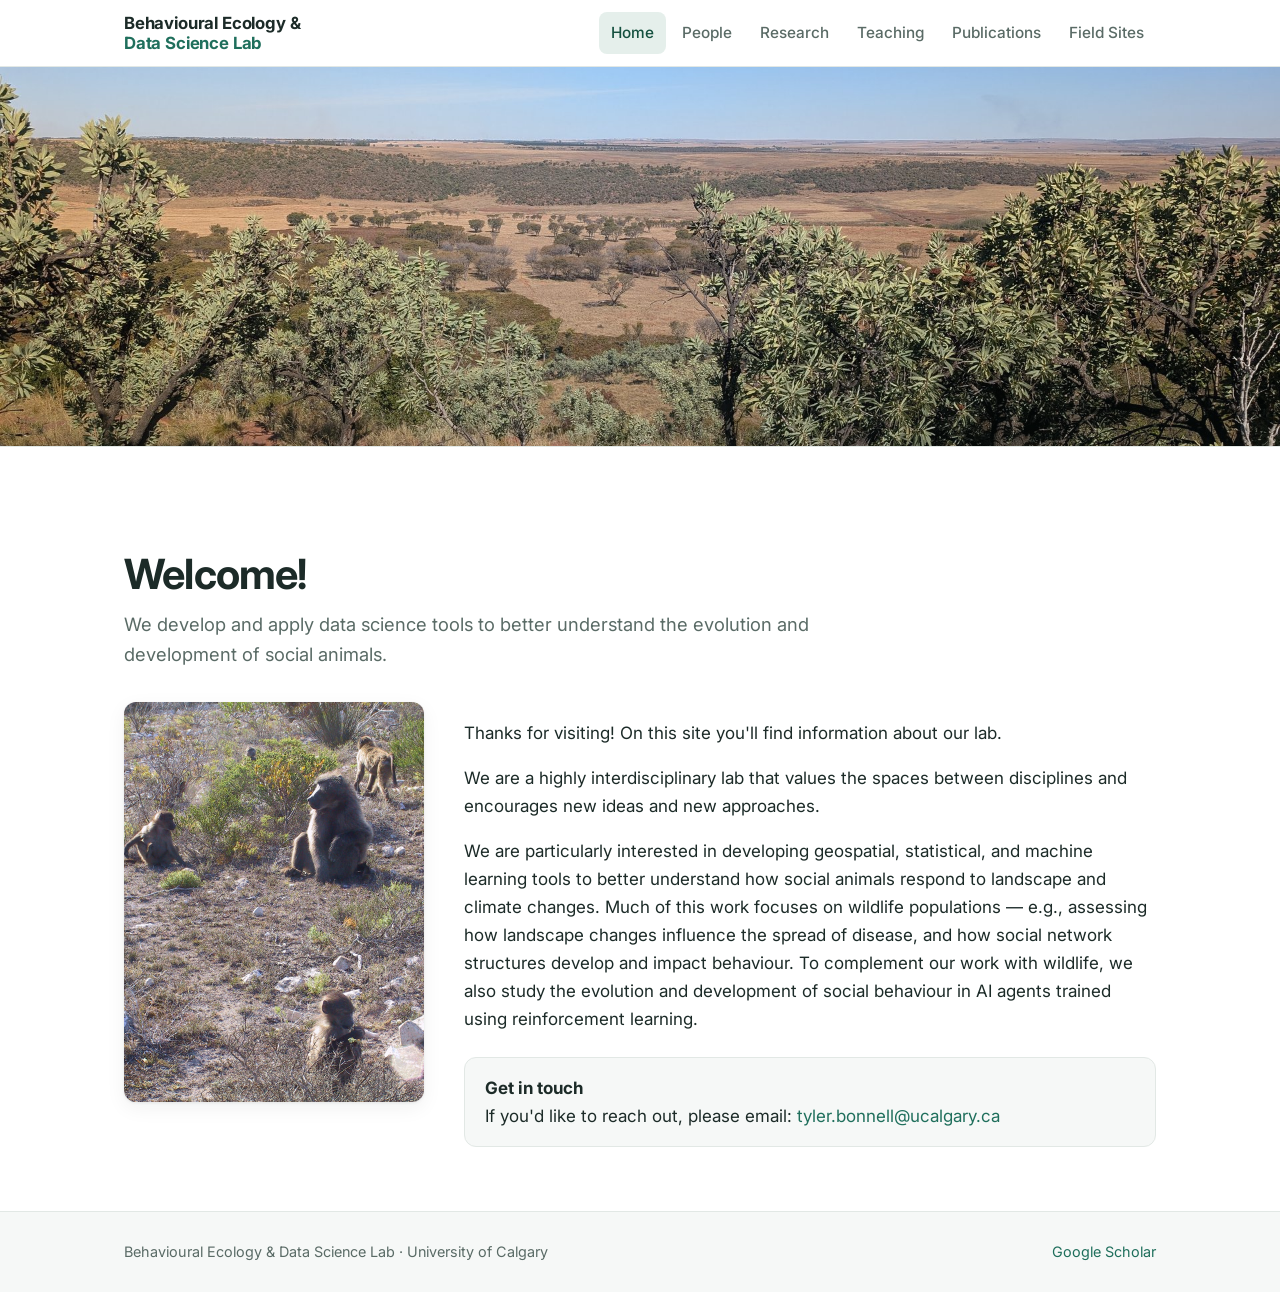
<file: index.html>
<!DOCTYPE html>
<html lang="en">
<head>
  <meta charset="UTF-8">
  <meta name="viewport" content="width=device-width, initial-scale=1.0">
  <title>Behavioural Ecology and Data Science Lab — Home</title>
  <meta name="description" content="We develop and apply data science tools to better understand the evolution and development of social animals.">
  <link rel="preconnect" href="https://fonts.googleapis.com">
  <link href="https://fonts.googleapis.com/css2?family=Inter:wght@400;500;600;700&display=swap" rel="stylesheet">
  <link rel="stylesheet" href="css/style.css">
</head>
<body>
  <header class="site-header">
    <div class="wrap nav">
      <a class="brand" href="index.html">Behavioural Ecology &amp;<br><span>Data Science Lab</span></a>
      <nav>
        <ul class="nav-links">
          <li><a href="index.html" class="active">Home</a></li>
          <li><a href="people.html">People</a></li>
          <li><a href="research.html">Research</a></li>
          <li><a href="teaching.html">Teaching</a></li>
          <li><a href="publications.html">Publications</a></li>
          <li><a href="https://primateresearch.co.uk/">Field Sites</a></li>
        </ul>
      </nav>
    </div>
  </header>

  <section class="hero banner" aria-label="Behavioural Ecology and Data Science Lab"></section>

  <main>
    <div class="wrap">
      <h1>Welcome!</h1>
      <p class="lead">We develop and apply data science tools to better understand the evolution and development of social animals.</p>
      <div class="intro-grid" style="margin-top:32px">
        <img src="assets/img/home-lab.jpg" alt="Lab field research" onerror="this.style.display='none'">
        <div>
          <p>Thanks for visiting! On this site you'll find information about our lab.</p>
          <p>We are a highly interdisciplinary lab that values the spaces between disciplines and encourages new ideas and new approaches.</p>
          <p>We are particularly interested in developing geospatial, statistical, and machine learning tools to better understand how social animals respond to landscape and climate changes. Much of this work focuses on wildlife populations — e.g., assessing how landscape changes influence the spread of disease, and how social network structures develop and impact behaviour. To complement our work with wildlife, we also study the evolution and development of social behaviour in AI agents trained using reinforcement learning.</p>
          <div class="contact-box">
            <strong>Get in touch</strong><br>
            If you'd like to reach out, please email:
            <a href="mailto:tyler.bonnell@ucalgary.ca">tyler.bonnell@ucalgary.ca</a>
          </div>
        </div>
      </div>
    </div>
  </main>

  <footer class="site-footer">
    <div class="wrap">
      <div>Behavioural Ecology &amp; Data Science Lab · University of Calgary</div>
      <div><a href="https://scholar.google.com.tr/citations?user=8mWrfOEAAAAJ&hl=en">Google Scholar</a></div>
    </div>
  </footer>
</body>
</html>
</file>
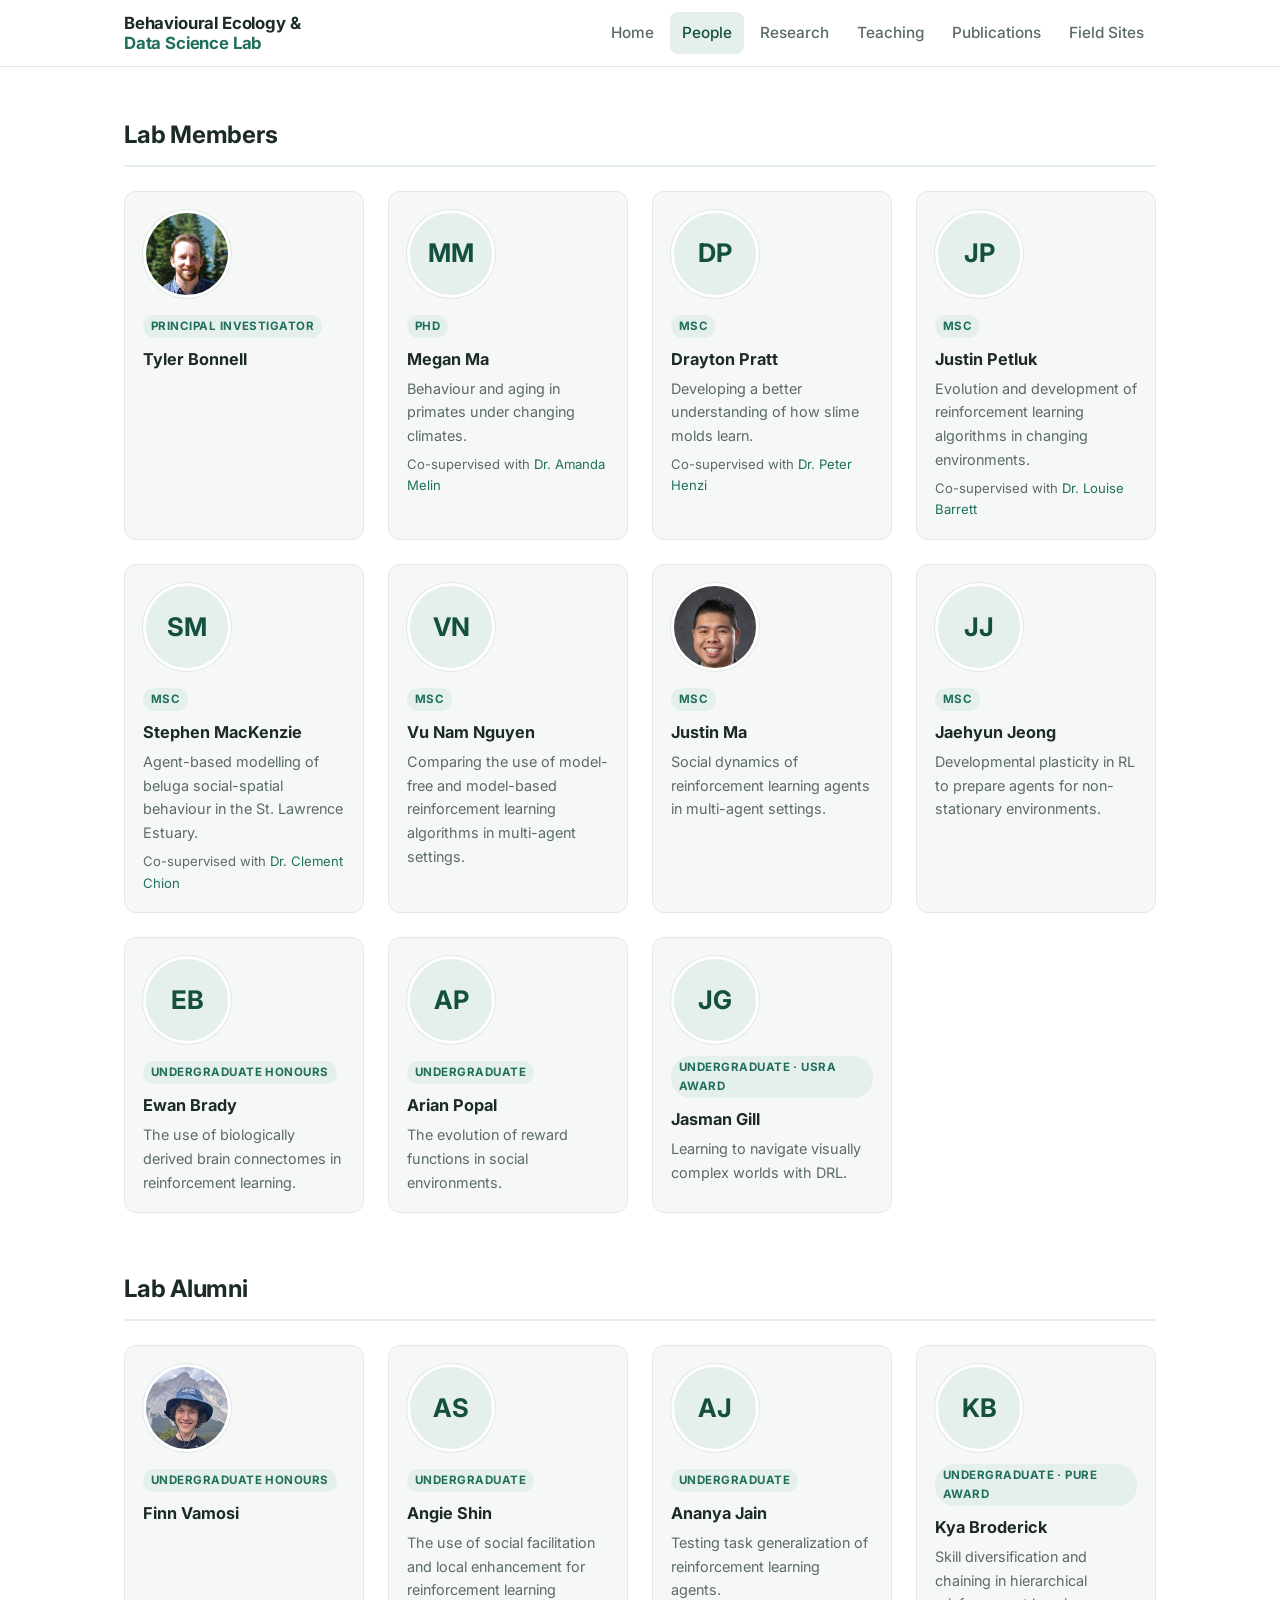
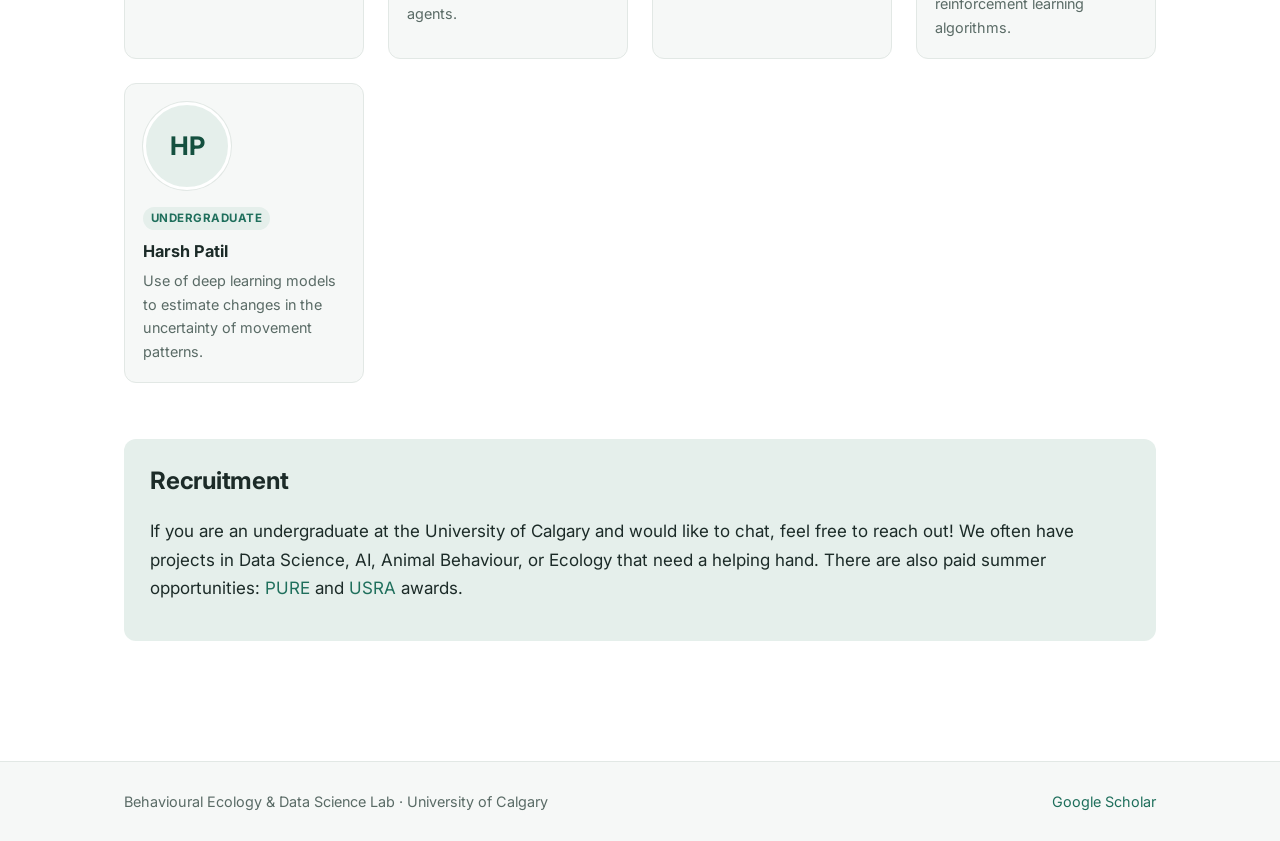
<file: people.html>
<!DOCTYPE html>
<html lang="en">
<head>
  <meta charset="UTF-8">
  <meta name="viewport" content="width=device-width, initial-scale=1.0">
  <title>People — Behavioural Ecology and Data Science Lab</title>
  <meta name="description" content="Members and alumni of the Behavioural Ecology and Data Science Lab.">
  <link rel="preconnect" href="https://fonts.googleapis.com">
  <link href="https://fonts.googleapis.com/css2?family=Inter:wght@400;500;600;700&display=swap" rel="stylesheet">
  <link rel="stylesheet" href="css/style.css">
</head>
<body>
  <header class="site-header">
    <div class="wrap nav">
      <a class="brand" href="index.html">Behavioural Ecology &amp;<br><span>Data Science Lab</span></a>
      <nav>
        <ul class="nav-links">
          <li><a href="index.html">Home</a></li>
          <li><a href="people.html" class="active">People</a></li>
          <li><a href="research.html">Research</a></li>
          <li><a href="teaching.html">Teaching</a></li>
          <li><a href="publications.html">Publications</a></li>
          <li><a href="https://primateresearch.co.uk/">Field Sites</a></li>
        </ul>
      </nav>
    </div>
  </header>

  <main>
    <div class="wrap">
      <section>
        <h2>Lab Members</h2>
        <div class="people-grid" style="margin-top:24px">

          <div class="person">
            <img class="avatar" src="assets/img/tyler-bonnell.jpg" alt="Tyler Bonnell"
                 onerror="this.outerHTML='&lt;div class=\'avatar\'&gt;TB&lt;/div&gt;'">
            <span class="role">Principal Investigator</span>
            <div class="name">Tyler Bonnell</div>
          </div>

          <div class="person">
            <div class="avatar">MM</div>
            <span class="role">PhD</span>
            <div class="name">Megan Ma</div>
            <div class="blurb">Behaviour and aging in primates under changing climates.</div>
            <div class="cosup">Co-supervised with <a href="https://www.amandamelin.com/">Dr. Amanda Melin</a></div>
          </div>

          <div class="person">
            <div class="avatar">DP</div>
            <span class="role">MSc</span>
            <div class="name">Drayton Pratt</div>
            <div class="blurb">Developing a better understanding of how slime molds learn.</div>
            <div class="cosup">Co-supervised with <a href="https://banzilab.github.io/">Dr. Peter Henzi</a></div>
          </div>

          <div class="person">
            <div class="avatar">JP</div>
            <span class="role">MSc</span>
            <div class="name">Justin Petluk</div>
            <div class="blurb">Evolution and development of reinforcement learning algorithms in changing environments.</div>
            <div class="cosup">Co-supervised with <a href="https://banzilab.github.io/">Dr. Louise Barrett</a></div>
          </div>

          <div class="person">
            <div class="avatar">SM</div>
            <span class="role">MSc</span>
            <div class="name">Stephen MacKenzie</div>
            <div class="blurb">Agent-based modelling of beluga social-spatial behaviour in the St. Lawrence Estuary.</div>
            <div class="cosup">Co-supervised with <a href="https://isfort.uqo.ca/professeurs/clement-chion/">Dr. Clement Chion</a></div>
          </div>

          <div class="person">
            <div class="avatar">VN</div>
            <span class="role">MSc</span>
            <div class="name">Vu Nam Nguyen</div>
            <div class="blurb">Comparing the use of model-free and model-based reinforcement learning algorithms in multi-agent settings.</div>
          </div>

          <div class="person">
            <img class="avatar" src="assets/img/justin-ma.jpg" alt="Justin Ma"
                 onerror="this.outerHTML='&lt;div class=\'avatar\'&gt;JM&lt;/div&gt;'">
            <span class="role">MSc</span>
            <div class="name">Justin Ma</div>
            <div class="blurb">Social dynamics of reinforcement learning agents in multi-agent settings.</div>
          </div>

          <div class="person">
            <div class="avatar">JJ</div>
            <span class="role">MSc</span>
            <div class="name">Jaehyun Jeong</div>
            <div class="blurb">Developmental plasticity in RL to prepare agents for non-stationary environments.</div>
          </div>

          <div class="person">
            <div class="avatar">EB</div>
            <span class="role">Undergraduate Honours</span>
            <div class="name">Ewan Brady</div>
            <div class="blurb">The use of biologically derived brain connectomes in reinforcement learning.</div>
          </div>

          <div class="person">
            <div class="avatar">AP</div>
            <span class="role">Undergraduate</span>
            <div class="name">Arian Popal</div>
            <div class="blurb">The evolution of reward functions in social environments.</div>
          </div>

          <div class="person">
            <div class="avatar">JG</div>
            <span class="role">Undergraduate · USRA award</span>
            <div class="name">Jasman Gill</div>
            <div class="blurb">Learning to navigate visually complex worlds with DRL.</div>
          </div>

        </div>
      </section>

      <section>
        <h2>Lab Alumni</h2>
        <div class="people-grid" style="margin-top:24px">
          <div class="person">
            <img class="avatar" src="assets/img/fin-vamosi.jpeg" alt="Finn Vamosi"
                 onerror="this.outerHTML='&lt;div class=\'avatar\'&gt;FV&lt;/div&gt;'">
            <span class="role">Undergraduate Honours</span>
            <div class="name">Finn Vamosi</div>
          </div>

          <div class="person">
            <div class="avatar">AS</div>
            <span class="role">Undergraduate</span>
            <div class="name">Angie Shin</div>
            <div class="blurb">The use of social facilitation and local enhancement for reinforcement learning agents.</div>
          </div>

          <div class="person">
            <div class="avatar">AJ</div>
            <span class="role">Undergraduate</span>
            <div class="name">Ananya Jain</div>
            <div class="blurb">Testing task generalization of reinforcement learning agents.</div>
          </div>

          <div class="person">
            <div class="avatar">KB</div>
            <span class="role">Undergraduate · PURE award</span>
            <div class="name">Kya Broderick</div>
            <div class="blurb">Skill diversification and chaining in hierarchical reinforcement learning algorithms.</div>
          </div>

          <div class="person">
            <div class="avatar">HP</div>
            <span class="role">Undergraduate</span>
            <div class="name">Harsh Patil</div>
            <div class="blurb">Use of deep learning models to estimate changes in the uncertainty of movement patterns.</div>
          </div>
        </div>
      </section>

      <section>
        <div class="callout">
          <h2>Recruitment</h2>
          <p>If you are an undergraduate at the University of Calgary and would like to chat, feel free to reach out! We often have projects in Data Science, AI, Animal Behaviour, or Ecology that need a helping hand. There are also paid summer opportunities:
            <a href="https://ucalgary.ca/experiential-learning/undergraduate-research/pure">PURE</a> and
            <a href="https://research.ucalgary.ca/students/usra-undergrad">USRA</a> awards.</p>
        </div>
      </section>
    </div>
  </main>

  <footer class="site-footer">
    <div class="wrap">
      <div>Behavioural Ecology &amp; Data Science Lab · University of Calgary</div>
      <div><a href="https://scholar.google.com.tr/citations?user=8mWrfOEAAAAJ&hl=en">Google Scholar</a></div>
    </div>
  </footer>
</body>
</html>
</file>
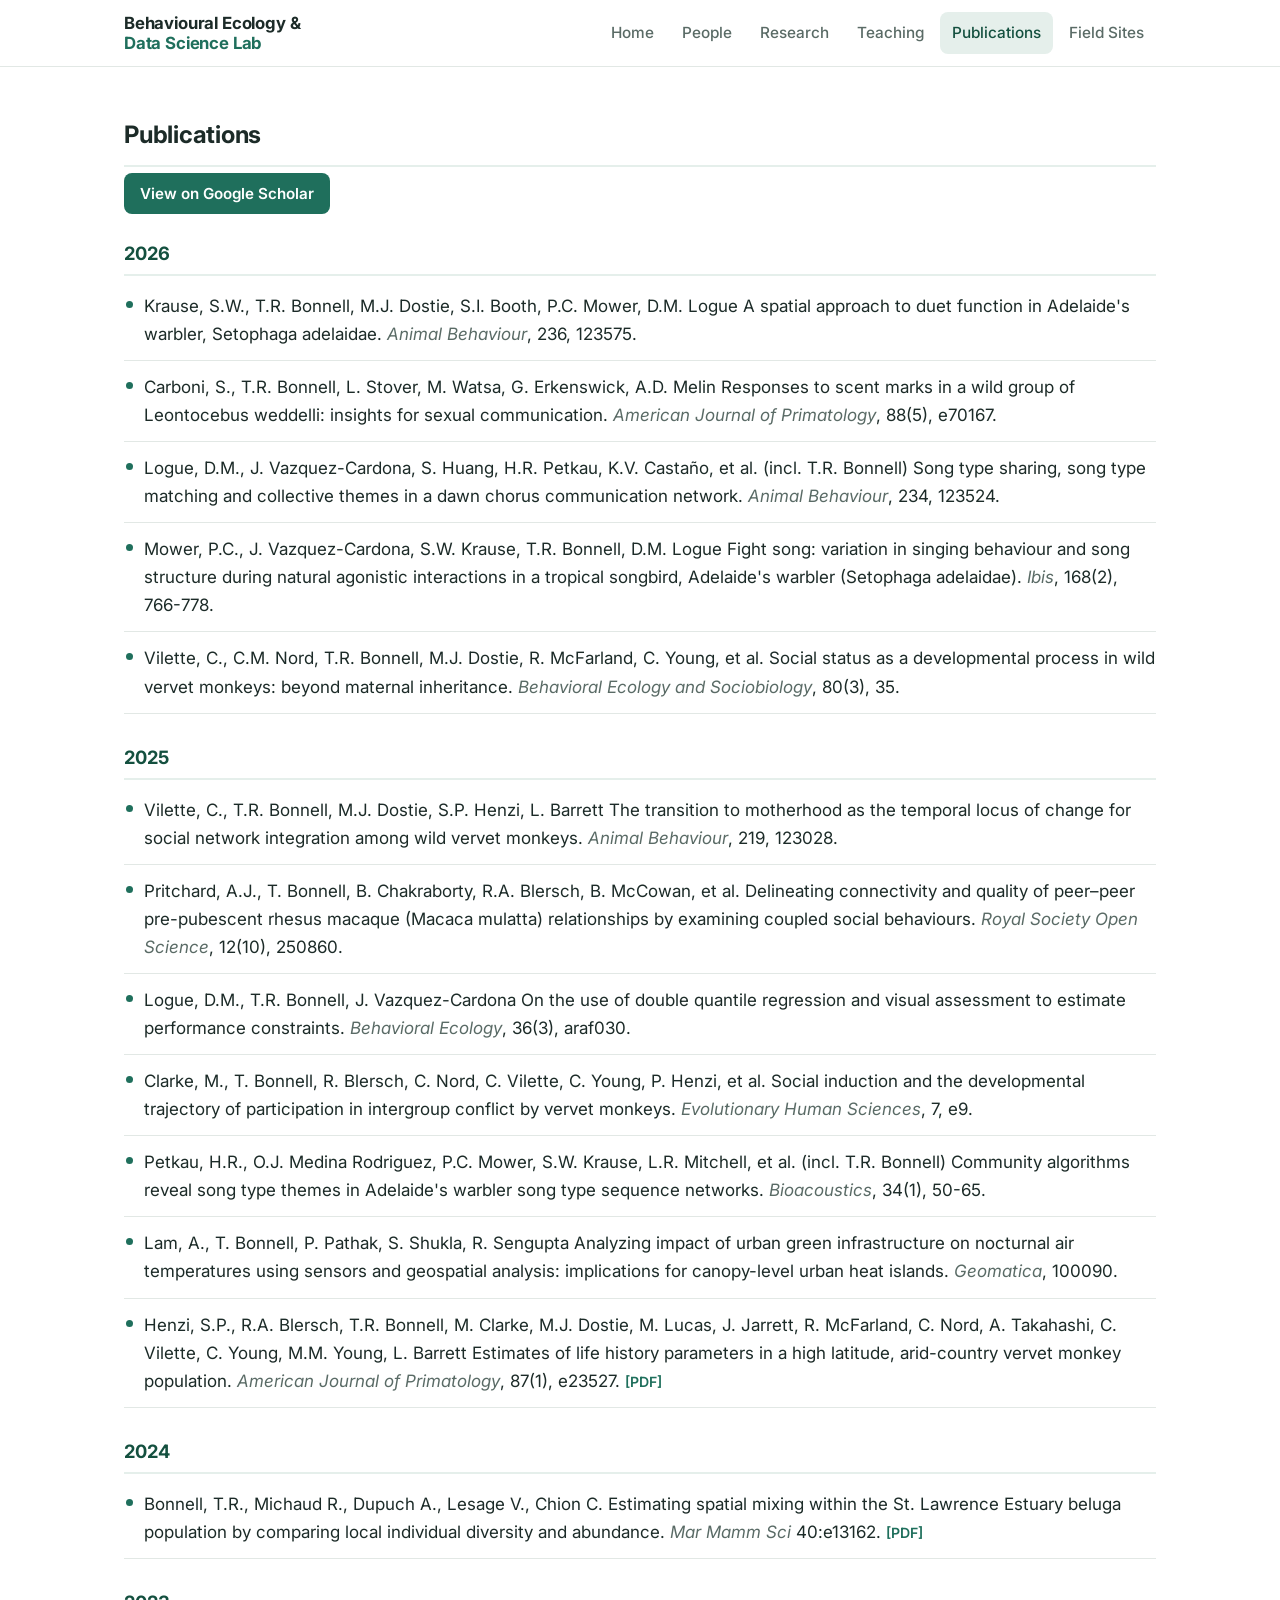
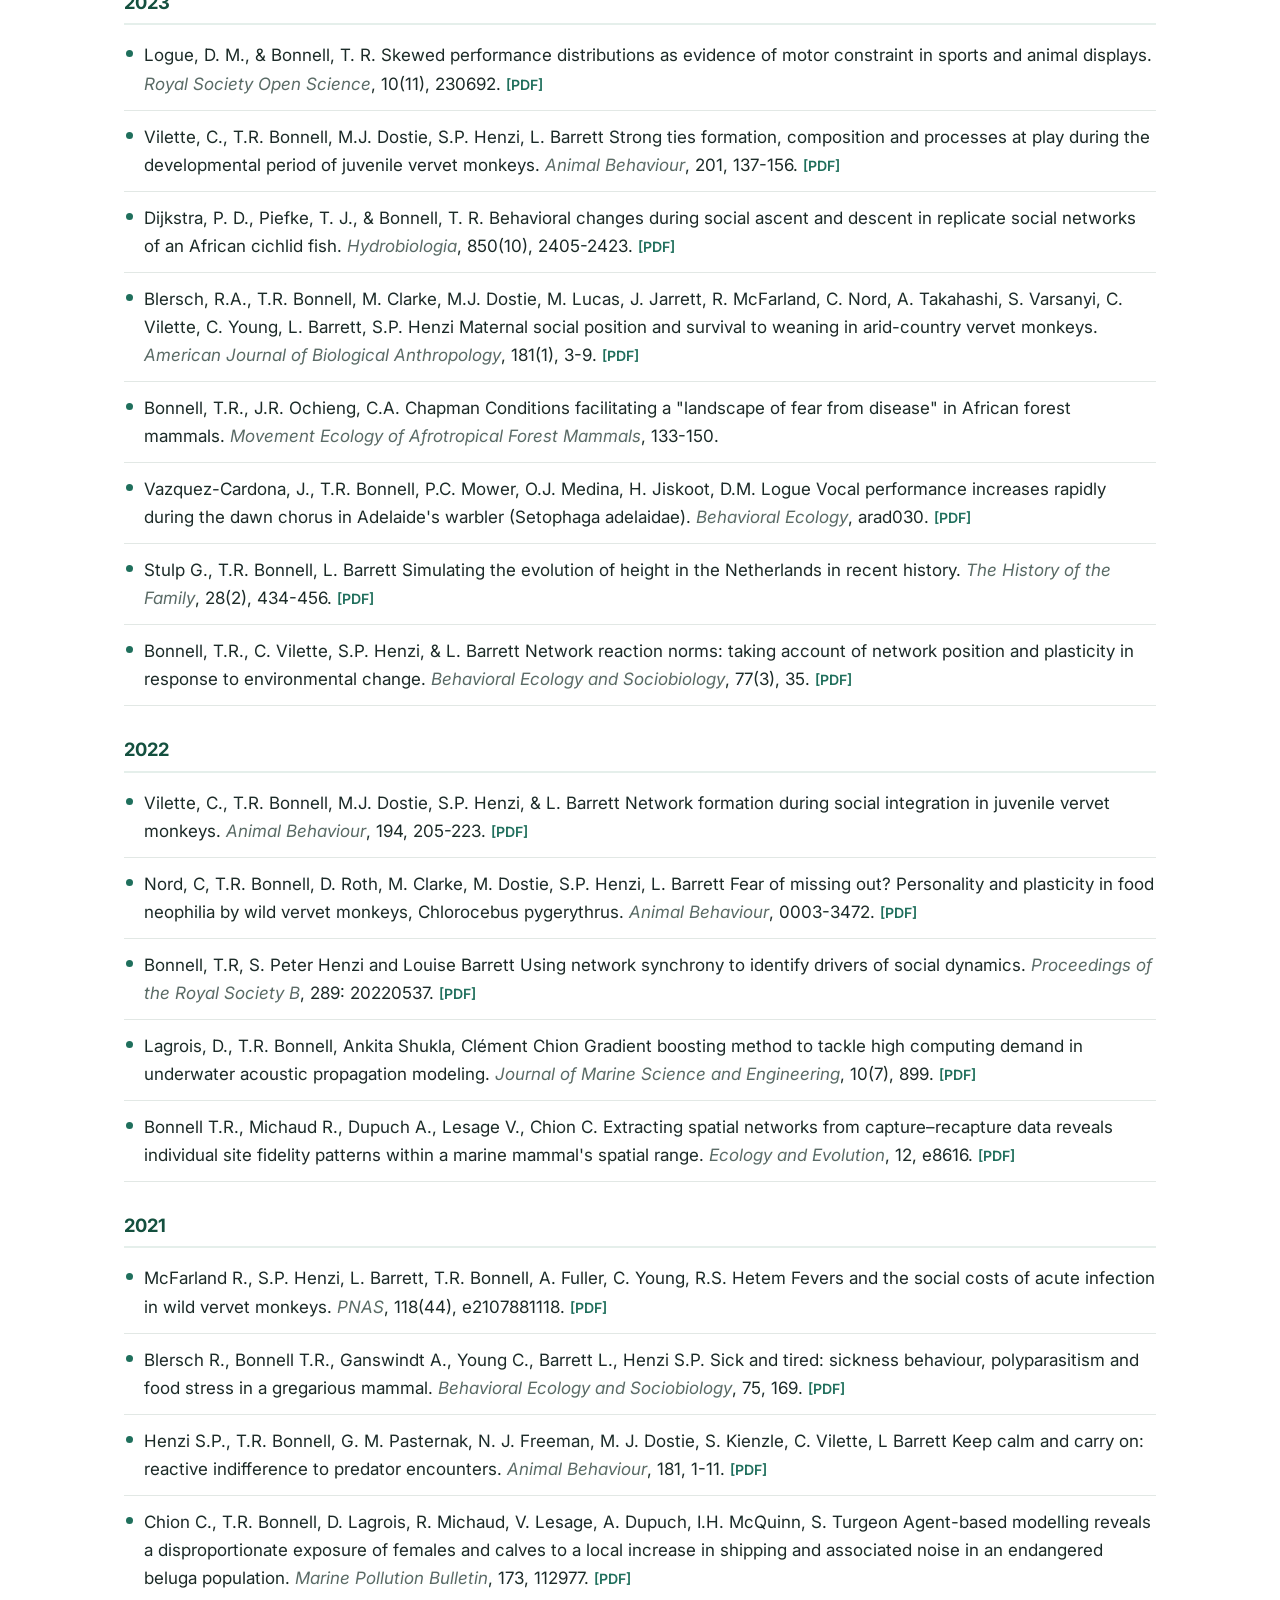
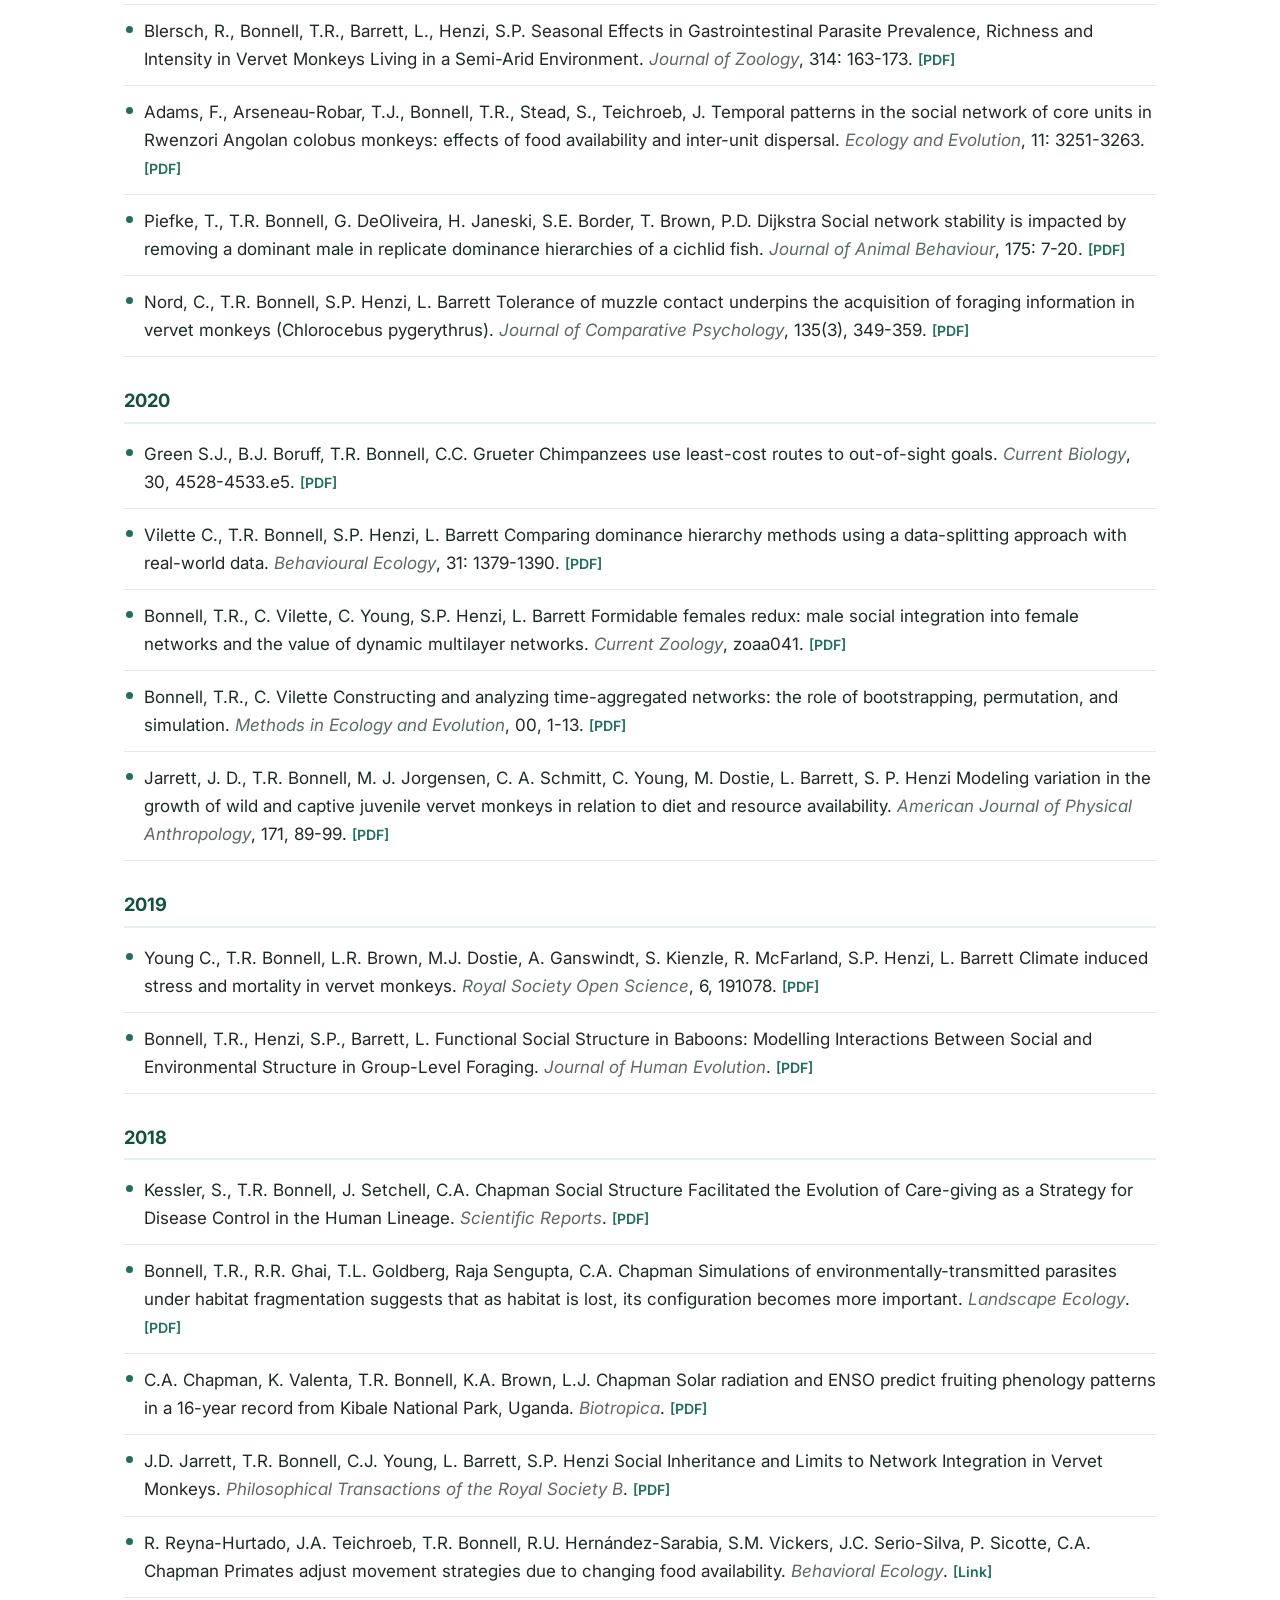
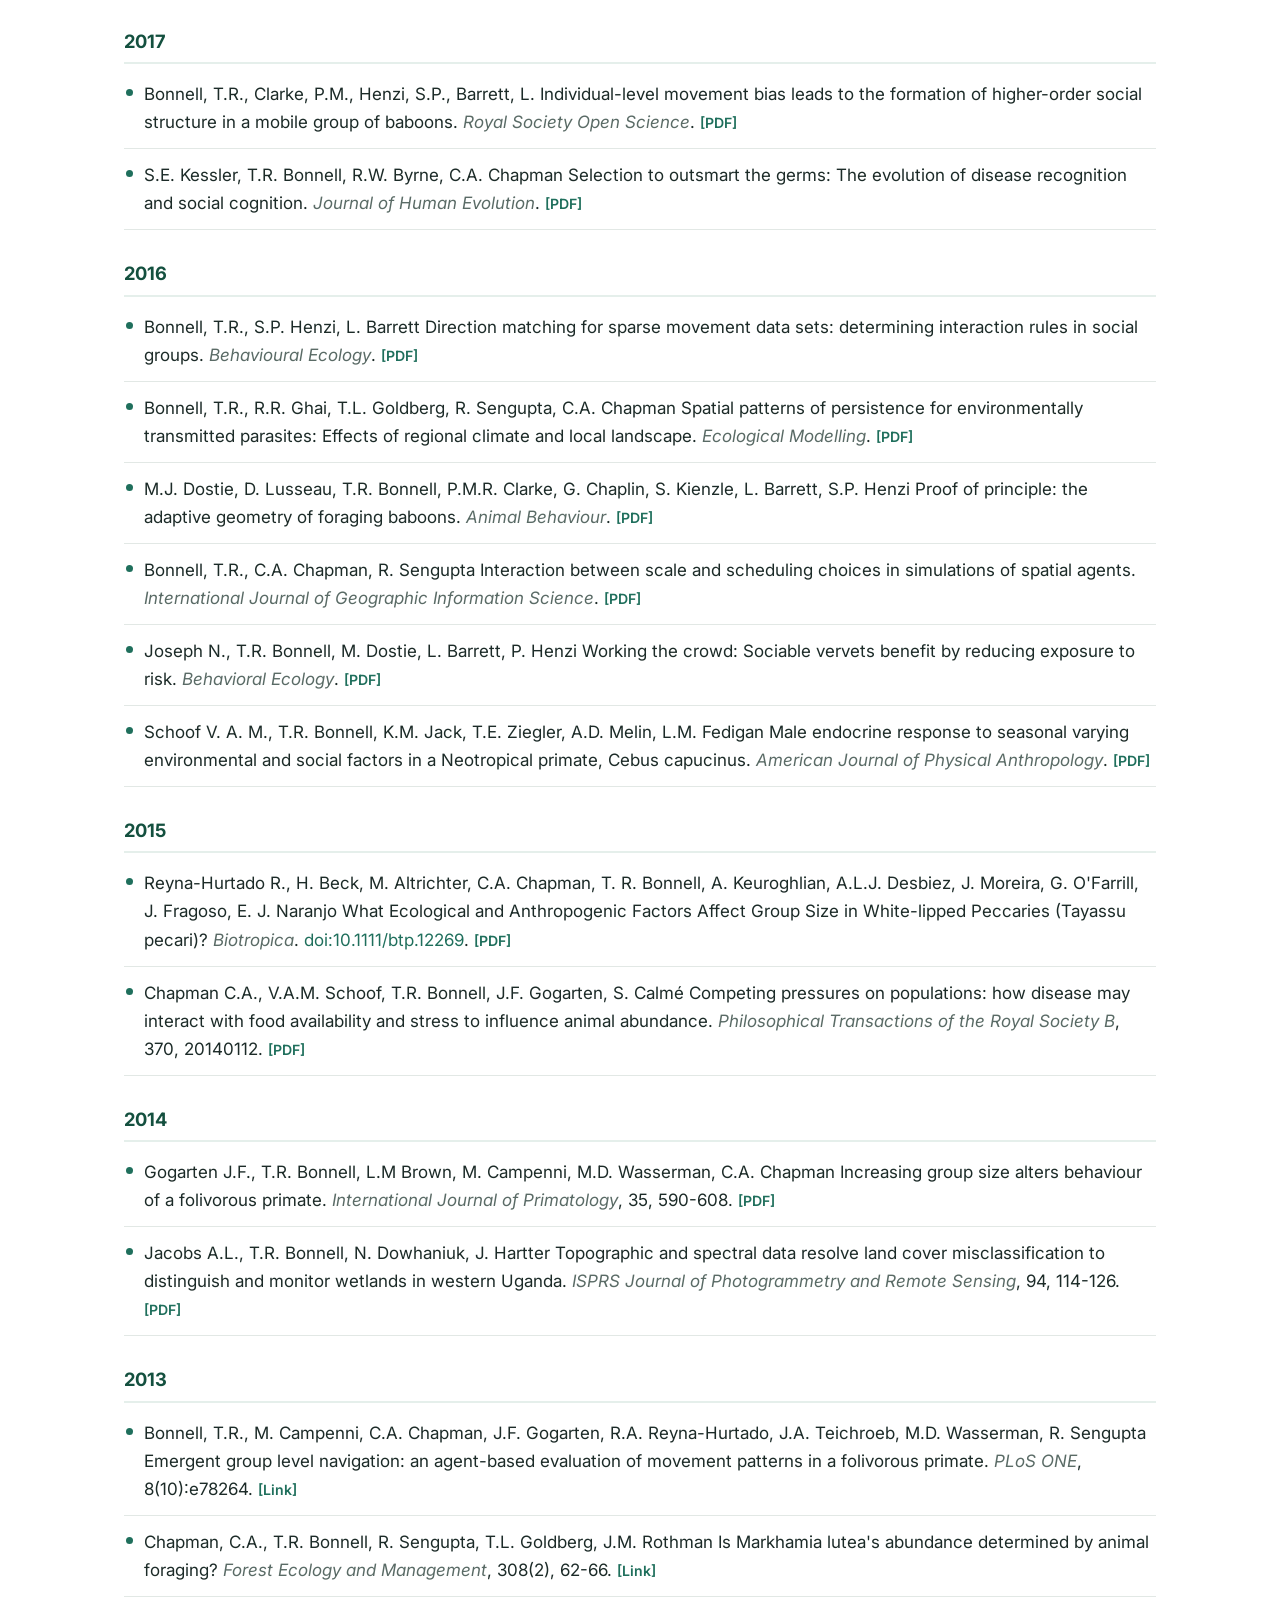
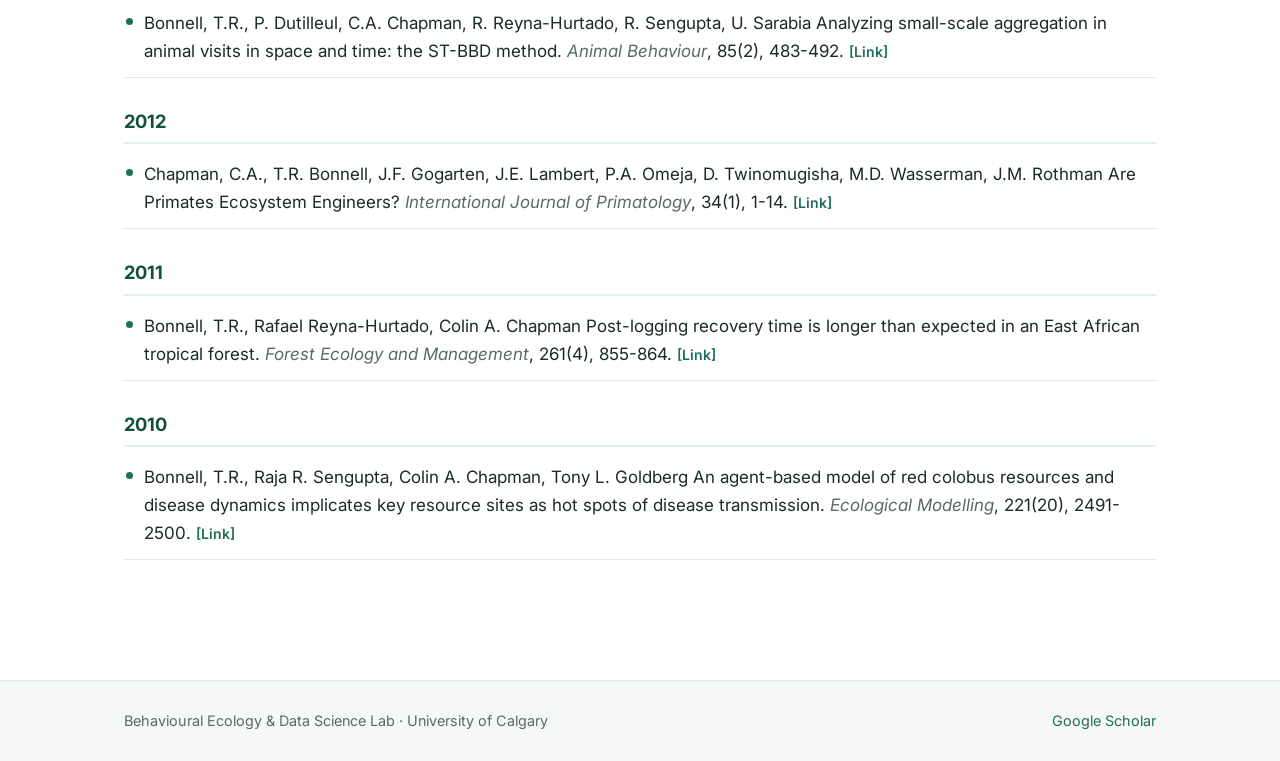
<file: publications.html>
<!DOCTYPE html>
<html lang="en">
<head>
  <meta charset="UTF-8">
  <meta name="viewport" content="width=device-width, initial-scale=1.0">
  <title>Publications — Behavioural Ecology and Data Science Lab</title>
  <meta name="description" content="Peer-reviewed publications from the Behavioural Ecology and Data Science Lab.">
  <link rel="preconnect" href="https://fonts.googleapis.com">
  <link href="https://fonts.googleapis.com/css2?family=Inter:wght@400;500;600;700&display=swap" rel="stylesheet">
  <link rel="stylesheet" href="css/style.css">
</head>
<body>
  <header class="site-header">
    <div class="wrap nav">
      <a class="brand" href="index.html">Behavioural Ecology &amp;<br><span>Data Science Lab</span></a>
      <nav>
        <ul class="nav-links">
          <li><a href="index.html">Home</a></li>
          <li><a href="people.html">People</a></li>
          <li><a href="research.html">Research</a></li>
          <li><a href="teaching.html">Teaching</a></li>
          <li><a href="publications.html" class="active">Publications</a></li>
          <li><a href="https://primateresearch.co.uk/">Field Sites</a></li>
        </ul>
      </nav>
    </div>
  </header>

  <main>
    <div class="wrap">
      <section>
        <h2>Publications</h2>
        <div class="pub-tools">
          <a class="btn" href="https://scholar.google.com.tr/citations?user=8mWrfOEAAAAJ&hl=en">View on Google Scholar</a>
        </div>

        <h3 class="pub-year">2026</h3>
        <ul class="pubs">
          <li><span class="authors">Krause, S.W., <span class="me">T.R. Bonnell</span>, M.J. Dostie, S.I. Booth, P.C. Mower, D.M. Logue</span> A spatial approach to duet function in Adelaide's warbler, Setophaga adelaidae. <span class="venue">Animal Behaviour</span>, 236, 123575.</li>
          <li><span class="authors">Carboni, S., <span class="me">T.R. Bonnell</span>, L. Stover, M. Watsa, G. Erkenswick, A.D. Melin</span> Responses to scent marks in a wild group of Leontocebus weddelli: insights for sexual communication. <span class="venue">American Journal of Primatology</span>, 88(5), e70167.</li>
          <li><span class="authors">Logue, D.M., J. Vazquez-Cardona, S. Huang, H.R. Petkau, K.V. Castaño, et al. (incl. <span class="me">T.R. Bonnell</span>)</span> Song type sharing, song type matching and collective themes in a dawn chorus communication network. <span class="venue">Animal Behaviour</span>, 234, 123524.</li>
          <li><span class="authors">Mower, P.C., J. Vazquez-Cardona, S.W. Krause, <span class="me">T.R. Bonnell</span>, D.M. Logue</span> Fight song: variation in singing behaviour and song structure during natural agonistic interactions in a tropical songbird, Adelaide's warbler (Setophaga adelaidae). <span class="venue">Ibis</span>, 168(2), 766-778.</li>
          <li><span class="authors">Vilette, C., C.M. Nord, <span class="me">T.R. Bonnell</span>, M.J. Dostie, R. McFarland, C. Young, et al.</span> Social status as a developmental process in wild vervet monkeys: beyond maternal inheritance. <span class="venue">Behavioral Ecology and Sociobiology</span>, 80(3), 35.</li>
        </ul>

        <h3 class="pub-year">2025</h3>
        <ul class="pubs">
          <li><span class="authors">Vilette, C., <span class="me">T.R. Bonnell</span>, M.J. Dostie, S.P. Henzi, L. Barrett</span> The transition to motherhood as the temporal locus of change for social network integration among wild vervet monkeys. <span class="venue">Animal Behaviour</span>, 219, 123028.</li>
          <li><span class="authors">Pritchard, A.J., <span class="me">T. Bonnell</span>, B. Chakraborty, R.A. Blersch, B. McCowan, et al.</span> Delineating connectivity and quality of peer–peer pre-pubescent rhesus macaque (Macaca mulatta) relationships by examining coupled social behaviours. <span class="venue">Royal Society Open Science</span>, 12(10), 250860.</li>
          <li><span class="authors">Logue, D.M., <span class="me">T.R. Bonnell</span>, J. Vazquez-Cardona</span> On the use of double quantile regression and visual assessment to estimate performance constraints. <span class="venue">Behavioral Ecology</span>, 36(3), araf030.</li>
          <li><span class="authors">Clarke, M., <span class="me">T. Bonnell</span>, R. Blersch, C. Nord, C. Vilette, C. Young, P. Henzi, et al.</span> Social induction and the developmental trajectory of participation in intergroup conflict by vervet monkeys. <span class="venue">Evolutionary Human Sciences</span>, 7, e9.</li>
          <li><span class="authors">Petkau, H.R., O.J. Medina Rodriguez, P.C. Mower, S.W. Krause, L.R. Mitchell, et al. (incl. <span class="me">T.R. Bonnell</span>)</span> Community algorithms reveal song type themes in Adelaide's warbler song type sequence networks. <span class="venue">Bioacoustics</span>, 34(1), 50-65.</li>
          <li><span class="authors">Lam, A., <span class="me">T. Bonnell</span>, P. Pathak, S. Shukla, R. Sengupta</span> Analyzing impact of urban green infrastructure on nocturnal air temperatures using sensors and geospatial analysis: implications for canopy-level urban heat islands. <span class="venue">Geomatica</span>, 100090.</li>
          <li><span class="authors">Henzi, S.P., R.A. Blersch, <span class="me">T.R. Bonnell</span>, M. Clarke, M.J. Dostie, M. Lucas, J. Jarrett, R. McFarland, C. Nord, A. Takahashi, C. Vilette, C. Young, M.M. Young, L. Barrett</span> Estimates of life history parameters in a high latitude, arid-country vervet monkey population. <span class="venue">American Journal of Primatology</span>, 87(1), e23527. <a class="dl" href="assets/pdf/american_j_primatol_-_2023_-_henzi.pdf">[PDF]</a></li>
        </ul>

        <h3 class="pub-year">2024</h3>
        <ul class="pubs">
          <li><span class="authors"><span class="me">Bonnell, T.R.</span>, Michaud R., Dupuch A., Lesage V., Chion C.</span> Estimating spatial mixing within the St. Lawrence Estuary beluga population by comparing local individual diversity and abundance. <span class="venue">Mar Mamm Sci</span> 40:e13162. <a class="dl" href="assets/pdf/marine_mammal_science_-_2024_-_bonnell_-_estimating_spatial_mixing_within_the_st__lawrence_estuary_beluga_population_by.pdf">[PDF]</a></li>
        </ul>

        <h3 class="pub-year">2023</h3>
        <ul class="pubs">
          <li><span class="authors">Logue, D. M., &amp; <span class="me">Bonnell, T. R.</span></span> Skewed performance distributions as evidence of motor constraint in sports and animal displays. <span class="venue">Royal Society Open Science</span>, 10(11), 230692. <a class="dl" href="assets/pdf/logue-bonnell-2023-skewed-performance-distributions-as-evidence-of-motor-constraint-in-sports-and-animal-displays.pdf">[PDF]</a></li>
          <li><span class="authors">Vilette, C., <span class="me">T.R. Bonnell</span>, M.J. Dostie, S.P. Henzi, L. Barrett</span> Strong ties formation, composition and processes at play during the developmental period of juvenile vervet monkeys. <span class="venue">Animal Behaviour</span>, 201, 137-156. <a class="dl" href="assets/pdf/vilette_2023_strongties.pdf">[PDF]</a></li>
          <li><span class="authors">Dijkstra, P. D., Piefke, T. J., &amp; <span class="me">Bonnell, T. R.</span></span> Behavioral changes during social ascent and descent in replicate social networks of an African cichlid fish. <span class="venue">Hydrobiologia</span>, 850(10), 2405-2423. <a class="dl" href="assets/pdf/s10750-022-04980-z.pdf">[PDF]</a></li>
          <li><span class="authors">Blersch, R.A., <span class="me">T.R. Bonnell</span>, M. Clarke, M.J. Dostie, M. Lucas, J. Jarrett, R. McFarland, C. Nord, A. Takahashi, S. Varsanyi, C. Vilette, C. Young, L. Barrett, S.P. Henzi</span> Maternal social position and survival to weaning in arid-country vervet monkeys. <span class="venue">American Journal of Biological Anthropology</span>, 181(1), 3-9. <a class="dl" href="assets/pdf/american_journal_of_biological_anthropology_-_2023_-_blersch.pdf">[PDF]</a></li>
          <li><span class="authors"><span class="me">Bonnell, T.R.</span>, J.R. Ochieng, C.A. Chapman</span> Conditions facilitating a "landscape of fear from disease" in African forest mammals. <span class="venue">Movement Ecology of Afrotropical Forest Mammals</span>, 133-150.</li>
          <li><span class="authors">Vazquez-Cardona, J., <span class="me">T.R. Bonnell</span>, P.C. Mower, O.J. Medina, H. Jiskoot, D.M. Logue</span> Vocal performance increases rapidly during the dawn chorus in Adelaide's warbler (Setophaga adelaidae). <span class="venue">Behavioral Ecology</span>, arad030. <a class="dl" href="assets/pdf/vazquez-cardona_2023_vocalperf.pdf">[PDF]</a></li>
          <li><span class="authors">Stulp G., <span class="me">T.R. Bonnell</span>, L. Barrett</span> Simulating the evolution of height in the Netherlands in recent history. <span class="venue">The History of the Family</span>, 28(2), 434-456. <a class="dl" href="assets/pdf/stupl_2023_simulating_the_evolution_of_height_in_the_netherlands_in_recent_history.pdf">[PDF]</a></li>
          <li><span class="authors"><span class="me">Bonnell, T.R.</span>, C. Vilette, S.P. Henzi, &amp; L. Barrett</span> Network reaction norms: taking account of network position and plasticity in response to environmental change. <span class="venue">Behavioral Ecology and Sociobiology</span>, 77(3), 35. <a class="dl" href="assets/pdf/bonnell_2023_nrn.pdf">[PDF]</a></li>
        </ul>

        <h3 class="pub-year">2022</h3>
        <ul class="pubs">
          <li><span class="authors">Vilette, C., <span class="me">T.R. Bonnell</span>, M.J. Dostie, S.P. Henzi, &amp; L. Barrett</span> Network formation during social integration in juvenile vervet monkeys. <span class="venue">Animal Behaviour</span>, 194, 205-223. <a class="dl" href="assets/pdf/vilette_2022_netformationjuves.pdf">[PDF]</a></li>
          <li><span class="authors">Nord, C, <span class="me">T.R. Bonnell</span>, D. Roth, M. Clarke, M. Dostie, S.P. Henzi, L. Barrett</span> Fear of missing out? Personality and plasticity in food neophilia by wild vervet monkeys, Chlorocebus pygerythrus. <span class="venue">Animal Behaviour</span>, 0003-3472. <a class="dl" href="assets/pdf/nord_2022_fearofmissingout.pdf">[PDF]</a></li>
          <li><span class="authors"><span class="me">Bonnell, T.R</span>, S. Peter Henzi and Louise Barrett</span> Using network synchrony to identify drivers of social dynamics. <span class="venue">Proceedings of the Royal Society B</span>, 289: 20220537. <a class="dl" href="assets/pdf/bonnell_2022_synchronyinnetworks.pdf">[PDF]</a></li>
          <li><span class="authors">Lagrois, D., <span class="me">T.R. Bonnell</span>, Ankita Shukla, Clément Chion</span> Gradient boosting method to tackle high computing demand in underwater acoustic propagation modeling. <span class="venue">Journal of Marine Science and Engineering</span>, 10(7), 899. <a class="dl" href="assets/pdf/langois_2022_underwaternoise.pdf">[PDF]</a></li>
          <li><span class="authors"><span class="me">Bonnell T.R.</span>, Michaud R., Dupuch A., Lesage V., Chion C.</span> Extracting spatial networks from capture–recapture data reveals individual site fidelity patterns within a marine mammal's spatial range. <span class="venue">Ecology and Evolution</span>, 12, e8616. <a class="dl" href="assets/pdf/bonnell-extractingspatialnetworksfromcapturerecapturedatarevealsindividualsite_2022.pdf">[PDF]</a></li>
        </ul>

        <h3 class="pub-year">2021</h3>
        <ul class="pubs">
          <li><span class="authors">McFarland R., S.P. Henzi, L. Barrett, <span class="me">T.R. Bonnell</span>, A. Fuller, C. Young, R.S. Hetem</span> Fevers and the social costs of acute infection in wild vervet monkeys. <span class="venue">PNAS</span>, 118(44), e2107881118. <a class="dl" href="assets/pdf/mcfarland_2022_fevers.pdf">[PDF]</a></li>
          <li><span class="authors">Blersch R., <span class="me">Bonnell T.R.</span>, Ganswindt A., Young C., Barrett L., Henzi S.P.</span> Sick and tired: sickness behaviour, polyparasitism and food stress in a gregarious mammal. <span class="venue">Behavioral Ecology and Sociobiology</span>, 75, 169. <a class="dl" href="assets/pdf/blersch_2022_sickandtired.pdf">[PDF]</a></li>
          <li><span class="authors">Henzi S.P., <span class="me">T.R. Bonnell</span>, G. M. Pasternak, N. J. Freeman, M. J. Dostie, S. Kienzle, C. Vilette, L Barrett</span> Keep calm and carry on: reactive indifference to predator encounters. <span class="venue">Animal Behaviour</span>, 181, 1-11. <a class="dl" href="assets/pdf/henzietal2021.pdf">[PDF]</a></li>
          <li><span class="authors">Chion C., <span class="me">T.R. Bonnell</span>, D. Lagrois, R. Michaud, V. Lesage, A. Dupuch, I.H. McQuinn, S. Turgeon</span> Agent-based modelling reveals a disproportionate exposure of females and calves to a local increase in shipping and associated noise in an endangered beluga population. <span class="venue">Marine Pollution Bulletin</span>, 173, 112977. <a class="dl" href="assets/pdf/chionetal.mpb_2021.pdf">[PDF]</a></li>
          <li><span class="authors">Blersch, R., <span class="me">Bonnell, T.R.</span>, Barrett, L., Henzi, S.P.</span> Seasonal Effects in Gastrointestinal Parasite Prevalence, Richness and Intensity in Vervet Monkeys Living in a Semi-Arid Environment. <span class="venue">Journal of Zoology</span>, 314: 163-173. <a class="dl" href="assets/pdf/journal_of_zoology_-_2021_-_blersch.pdf">[PDF]</a></li>
          <li><span class="authors">Adams, F., Arseneau-Robar, T.J., <span class="me">Bonnell, T.R.</span>, Stead, S., Teichroeb, J.</span> Temporal patterns in the social network of core units in Rwenzori Angolan colobus monkeys: effects of food availability and inter-unit dispersal. <span class="venue">Ecology and Evolution</span>, 11: 3251-3263. <a class="dl" href="assets/pdf/adams_2021_coreunits.pdf">[PDF]</a></li>
          <li><span class="authors">Piefke, T., <span class="me">T.R. Bonnell</span>, G. DeOliveira, H. Janeski, S.E. Border, T. Brown, P.D. Dijkstra</span> Social network stability is impacted by removing a dominant male in replicate dominance hierarchies of a cichlid fish. <span class="venue">Journal of Animal Behaviour</span>, 175: 7-20. <a class="dl" href="assets/pdf/piefke_2022_socialstability.pdf">[PDF]</a></li>
          <li><span class="authors">Nord, C., <span class="me">T.R. Bonnell</span>, S.P. Henzi, L. Barrett</span> Tolerance of muzzle contact underpins the acquisition of foraging information in vervet monkeys (Chlorocebus pygerythrus). <span class="venue">Journal of Comparative Psychology</span>, 135(3), 349-359. <a class="dl" href="assets/pdf/nord_2021_muzzlecontact_tolerance.pdf">[PDF]</a></li>
        </ul>

        <h3 class="pub-year">2020</h3>
        <ul class="pubs">
          <li><span class="authors">Green S.J., B.J. Boruff, <span class="me">T.R. Bonnell</span>, C.C. Grueter</span> Chimpanzees use least-cost routes to out-of-sight goals. <span class="venue">Current Biology</span>, 30, 4528-4533.e5. <a class="dl" href="assets/pdf/green2020_leastcost_chimp.pdf">[PDF]</a></li>
          <li><span class="authors">Vilette C., <span class="me">T.R. Bonnell</span>, S.P. Henzi, L. Barrett</span> Comparing dominance hierarchy methods using a data-splitting approach with real-world data. <span class="venue">Behavioural Ecology</span>, 31: 1379-1390. <a class="dl" href="assets/pdf/vilette_2020_rankingreliability.pdf">[PDF]</a></li>
          <li><span class="authors"><span class="me">Bonnell, T.R.</span>, C. Vilette, C. Young, S.P. Henzi, L. Barrett</span> Formidable females redux: male social integration into female networks and the value of dynamic multilayer networks. <span class="venue">Current Zoology</span>, zoaa041. <a class="dl" href="assets/pdf/bonnell_et_al_2020_dynamic_multilayer_networks_vervets.pdf">[PDF]</a></li>
          <li><span class="authors"><span class="me">Bonnell, T.R.</span>, C. Vilette</span> Constructing and analyzing time-aggregated networks: the role of bootstrapping, permutation, and simulation. <span class="venue">Methods in Ecology and Evolution</span>, 00, 1-13. <a class="dl" href="assets/pdf/bonnell_et_al-2020-methods_in_ecology_and_evolution__1_.pdf">[PDF]</a></li>
          <li><span class="authors">Jarrett, J. D., <span class="me">T.R. Bonnell</span>, M. J. Jorgensen, C. A. Schmitt, C. Young, M. Dostie, L. Barrett, S. P. Henzi</span> Modeling variation in the growth of wild and captive juvenile vervet monkeys in relation to diet and resource availability. <span class="venue">American Journal of Physical Anthropology</span>, 171, 89-99. <a class="dl" href="assets/pdf/jarrett_et_al-2020-american_journal_of_physical_anthropology.pdf">[PDF]</a></li>
        </ul>

        <h3 class="pub-year">2019</h3>
        <ul class="pubs">
          <li><span class="authors">Young C., <span class="me">T.R. Bonnell</span>, L.R. Brown, M.J. Dostie, A. Ganswindt, S. Kienzle, R. McFarland, S.P. Henzi, L. Barrett</span> Climate induced stress and mortality in vervet monkeys. <span class="venue">Royal Society Open Science</span>, 6, 191078. <a class="dl" href="assets/pdf/young_et_al_2020_climate_stress_vervets.pdf">[PDF]</a></li>
          <li><span class="authors"><span class="me">Bonnell, T.R.</span>, Henzi, S.P., Barrett, L.</span> Functional Social Structure in Baboons: Modelling Interactions Between Social and Environmental Structure in Group-Level Foraging. <span class="venue">Journal of Human Evolution</span>. <a class="dl" href="assets/pdf/bonnell_et_al_2018_functional_social_structures_baboons.pdf">[PDF]</a></li>
        </ul>

        <h3 class="pub-year">2018</h3>
        <ul class="pubs">
          <li><span class="authors">Kessler, S., <span class="me">T.R. Bonnell</span>, J. Setchell, C.A. Chapman</span> Social Structure Facilitated the Evolution of Care-giving as a Strategy for Disease Control in the Human Lineage. <span class="venue">Scientific Reports</span>. <a class="dl" href="assets/pdf/kessler_et_al_socialstructure_evo_diseasecontrol.pdf">[PDF]</a></li>
          <li><span class="authors"><span class="me">Bonnell, T.R.</span>, R.R. Ghai, T.L. Goldberg, Raja Sengupta, C.A. Chapman</span> Simulations of environmentally-transmitted parasites under habitat fragmentation suggests that as habitat is lost, its configuration becomes more important. <span class="venue">Landscape Ecology</span>. <a class="dl" href="assets/pdf/bonnell_et_al_2018_landsacpeconfiguration_loss_envparasite.pdf">[PDF]</a></li>
          <li><span class="authors">C.A. Chapman, K. Valenta, <span class="me">T.R. Bonnell</span>, K.A. Brown, L.J. Chapman</span> Solar radiation and ENSO predict fruiting phenology patterns in a 16-year record from Kibale National Park, Uganda. <span class="venue">Biotropica</span>. <a class="dl" href="assets/pdf/chapman_et_al-2018-biotropica__1_.pdf">[PDF]</a></li>
          <li><span class="authors">J.D. Jarrett, <span class="me">T.R. Bonnell</span>, C.J. Young, L. Barrett, S.P. Henzi</span> Social Inheritance and Limits to Network Integration in Vervet Monkeys. <span class="venue">Philosophical Transactions of the Royal Society B</span>. <a class="dl" href="assets/pdf/jarrett_et_al_2018_networkint_socialinheritance_vervets.pdf">[PDF]</a></li>
          <li><span class="authors">R. Reyna-Hurtado, J.A. Teichroeb, <span class="me">T.R. Bonnell</span>, R.U. Hernández-Sarabia, S.M. Vickers, J.C. Serio-Silva, P. Sicotte, C.A. Chapman</span> Primates adjust movement strategies due to changing food availability. <span class="venue">Behavioral Ecology</span>. <a class="dl" href="https://doi.org/10.1093/beheco/arx176">[Link]</a></li>
        </ul>

        <h3 class="pub-year">2017</h3>
        <ul class="pubs">
          <li><span class="authors"><span class="me">Bonnell, T.R.</span>, Clarke, P.M., Henzi, S.P., Barrett, L.</span> Individual-level movement bias leads to the formation of higher-order social structure in a mobile group of baboons. <span class="venue">Royal Society Open Science</span>. <a class="dl" href="assets/pdf/bonnell_et_al_2017_individual_movement_bias.pdf">[PDF]</a></li>
          <li><span class="authors">S.E. Kessler, <span class="me">T.R. Bonnell</span>, R.W. Byrne, C.A. Chapman</span> Selection to outsmart the germs: The evolution of disease recognition and social cognition. <span class="venue">Journal of Human Evolution</span>. <a class="dl" href="assets/pdf/kessler2017_diseaserecog.pdf">[PDF]</a></li>
        </ul>

        <h3 class="pub-year">2016</h3>
        <ul class="pubs">
          <li><span class="authors"><span class="me">Bonnell, T.R.</span>, S.P. Henzi, L. Barrett</span> Direction matching for sparse movement data sets: determining interaction rules in social groups. <span class="venue">Behavioural Ecology</span>. <a class="dl" href="assets/pdf/behavioral_ecology-2016-bonnell-beheco-arw145.pdf">[PDF]</a></li>
          <li><span class="authors"><span class="me">Bonnell, T.R.</span>, R.R. Ghai, T.L. Goldberg, R. Sengupta, C.A. Chapman</span> Spatial patterns of persistence for environmentally transmitted parasites: Effects of regional climate and local landscape. <span class="venue">Ecological Modelling</span>. <a class="dl" href="assets/pdf/bonnell_et_al_2016_landscapehostparasite_climateandlandscapes.pdf">[PDF]</a></li>
          <li><span class="authors">M.J. Dostie, D. Lusseau, <span class="me">T.R. Bonnell</span>, P.M.R. Clarke, G. Chaplin, S. Kienzle, L. Barrett, S.P. Henzi</span> Proof of principle: the adaptive geometry of foraging baboons. <span class="venue">Animal Behaviour</span>. <a class="dl" href="assets/pdf/dostie_et_al_2016_adaptivegeometry_socialforagers.pdf">[PDF]</a></li>
          <li><span class="authors"><span class="me">Bonnell, T.R.</span>, C.A. Chapman, R. Sengupta</span> Interaction between scale and scheduling choices in simulations of spatial agents. <span class="venue">International Journal of Geographic Information Science</span>. <a class="dl" href="assets/pdf/bonnell_et_al_2016_scale_and_scheduling_choices_abm.pdf">[PDF]</a></li>
          <li><span class="authors">Joseph N., <span class="me">T.R. Bonnell</span>, M. Dostie, L. Barrett, P. Henzi</span> Working the crowd: Sociable vervets benefit by reducing exposure to risk. <span class="venue">Behavioral Ecology</span>. <a class="dl" href="assets/pdf/josephs2016_be_in_press.pdf">[PDF]</a></li>
          <li><span class="authors">Schoof V. A. M., <span class="me">T.R. Bonnell</span>, K.M. Jack, T.E. Ziegler, A.D. Melin, L.M. Fedigan</span> Male endocrine response to seasonal varying environmental and social factors in a Neotropical primate, Cebus capucinus. <span class="venue">American Journal of Physical Anthropology</span>. <a class="dl" href="assets/pdf/schoof2016_wfc_seasonal_hormone_variation_ajpa.pdf">[PDF]</a></li>
        </ul>

        <h3 class="pub-year">2015</h3>
        <ul class="pubs">
          <li><span class="authors">Reyna-Hurtado R., H. Beck, M. Altrichter, C.A. Chapman, <span class="me">T. R. Bonnell</span>, A. Keuroghlian, A.L.J. Desbiez, J. Moreira, G. O'Farrill, J. Fragoso, E. J. Naranjo</span> What Ecological and Anthropogenic Factors Affect Group Size in White-lipped Peccaries (Tayassu pecari)? <span class="venue">Biotropica</span>. <a href="https://doi.org/10.1111/btp.12269">doi:10.1111/btp.12269</a>. <a class="dl" href="assets/pdf/reynahurtado2015_groupsizewhite-lippedpeccary_biotropica_2015.pdf">[PDF]</a></li>
          <li><span class="authors">Chapman C.A., V.A.M. Schoof, <span class="me">T.R. Bonnell</span>, J.F. Gogarten, S. Calmé</span> Competing pressures on populations: how disease may interact with food availability and stress to influence animal abundance. <span class="venue">Philosophical Transactions of the Royal Society B</span>, 370, 20140112. <a class="dl" href="assets/pdf/chapman2015_diseasenutritionstress_abundance.pdf">[PDF]</a></li>
        </ul>

        <h3 class="pub-year">2014</h3>
        <ul class="pubs">
          <li><span class="authors">Gogarten J.F., <span class="me">T.R. Bonnell</span>, L.M Brown, M. Campenni, M.D. Wasserman, C.A. Chapman</span> Increasing group size alters behaviour of a folivorous primate. <span class="venue">International Journal of Primatology</span>, 35, 590-608. <a class="dl" href="assets/pdf/gogarten2014_increasinggroupsize_behaviour.pdf">[PDF]</a></li>
          <li><span class="authors">Jacobs A.L., <span class="me">T.R. Bonnell</span>, N. Dowhaniuk, J. Hartter</span> Topographic and spectral data resolve land cover misclassification to distinguish and monitor wetlands in western Uganda. <span class="venue">ISPRS Journal of Photogrammetry and Remote Sensing</span>, 94, 114-126. <a class="dl" href="assets/pdf/jacob2014_wetlandclass_kibale.pdf">[PDF]</a></li>
        </ul>

        <h3 class="pub-year">2013</h3>
        <ul class="pubs">
          <li><span class="authors"><span class="me">Bonnell, T.R.</span>, M. Campenni, C.A. Chapman, J.F. Gogarten, R.A. Reyna-Hurtado, J.A. Teichroeb, M.D. Wasserman, R. Sengupta</span> Emergent group level navigation: an agent-based evaluation of movement patterns in a folivorous primate. <span class="venue">PLoS ONE</span>, 8(10):e78264. <a class="dl" href="https://doi.org/10.1371/journal.pone.0078264">[Link]</a></li>
          <li><span class="authors">Chapman, C.A., <span class="me">T.R. Bonnell</span>, R. Sengupta, T.L. Goldberg, J.M. Rothman</span> Is Markhamia lutea's abundance determined by animal foraging? <span class="venue">Forest Ecology and Management</span>, 308(2), 62-66. <a class="dl" href="https://doi.org/10.1016/j.foreco.2013.07.049">[Link]</a></li>
          <li><span class="authors"><span class="me">Bonnell, T.R.</span>, P. Dutilleul, C.A. Chapman, R. Reyna-Hurtado, R. Sengupta, U. Sarabia</span> Analyzing small-scale aggregation in animal visits in space and time: the ST-BBD method. <span class="venue">Animal Behaviour</span>, 85(2), 483-492. <a class="dl" href="https://doi.org/10.1016/j.anbehav.2012.12.009">[Link]</a></li>
        </ul>

        <h3 class="pub-year">2012</h3>
        <ul class="pubs">
          <li><span class="authors">Chapman, C.A., <span class="me">T.R. Bonnell</span>, J.F. Gogarten, J.E. Lambert, P.A. Omeja, D. Twinomugisha, M.D. Wasserman, J.M. Rothman</span> Are Primates Ecosystem Engineers? <span class="venue">International Journal of Primatology</span>, 34(1), 1-14. <a class="dl" href="https://doi.org/10.1007/s10764-012-9636-x">[Link]</a></li>
        </ul>

        <h3 class="pub-year">2011</h3>
        <ul class="pubs">
          <li><span class="authors"><span class="me">Bonnell, T.R.</span>, Rafael Reyna-Hurtado, Colin A. Chapman</span> Post-logging recovery time is longer than expected in an East African tropical forest. <span class="venue">Forest Ecology and Management</span>, 261(4), 855-864. <a class="dl" href="https://doi.org/10.1016/j.foreco.2010.12.016">[Link]</a></li>
        </ul>

        <h3 class="pub-year">2010</h3>
        <ul class="pubs">
          <li><span class="authors"><span class="me">Bonnell, T.R.</span>, Raja R. Sengupta, Colin A. Chapman, Tony L. Goldberg</span> An agent-based model of red colobus resources and disease dynamics implicates key resource sites as hot spots of disease transmission. <span class="venue">Ecological Modelling</span>, 221(20), 2491-2500. <a class="dl" href="https://doi.org/10.1016/j.ecolmodel.2010.07.020">[Link]</a></li>
        </ul>

      </section>
    </div>
  </main>

  <footer class="site-footer">
    <div class="wrap">
      <div>Behavioural Ecology &amp; Data Science Lab · University of Calgary</div>
      <div><a href="https://scholar.google.com.tr/citations?user=8mWrfOEAAAAJ&hl=en">Google Scholar</a></div>
    </div>
  </footer>
</body>
</html>
</file>
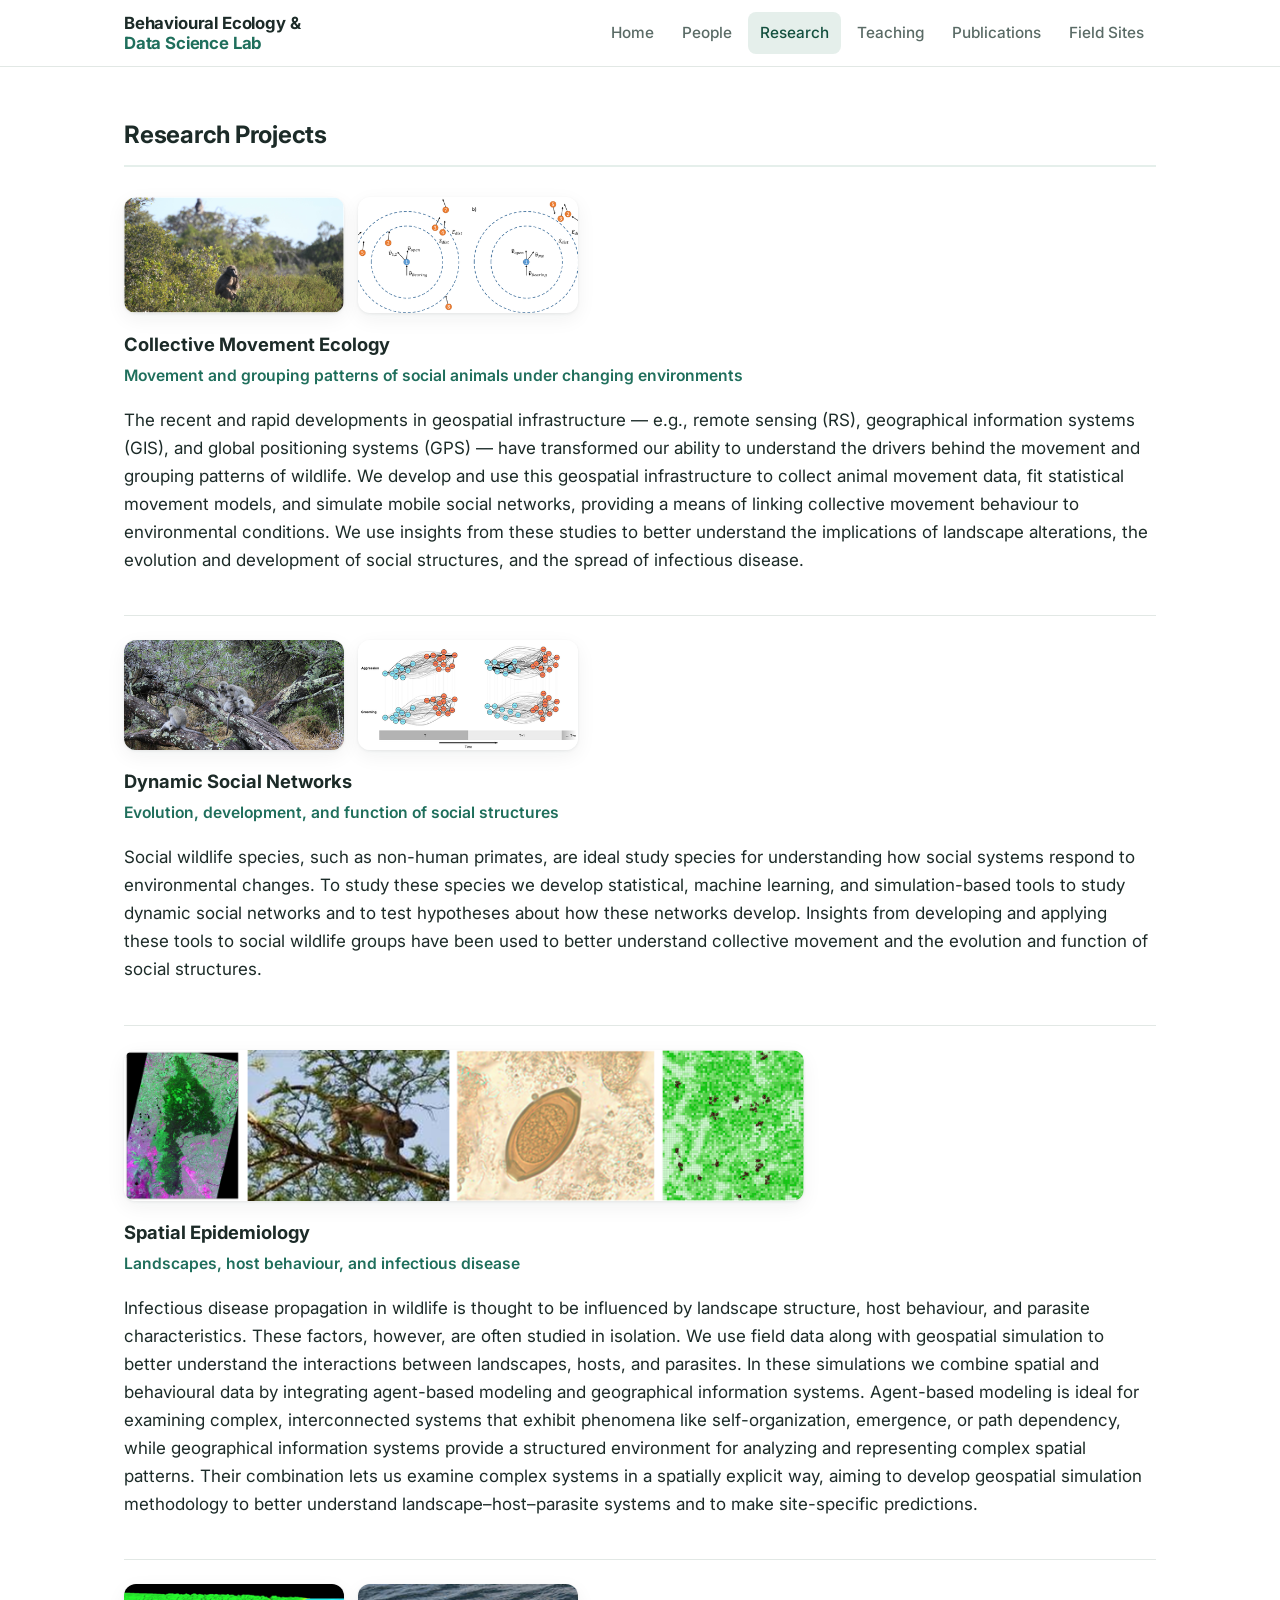
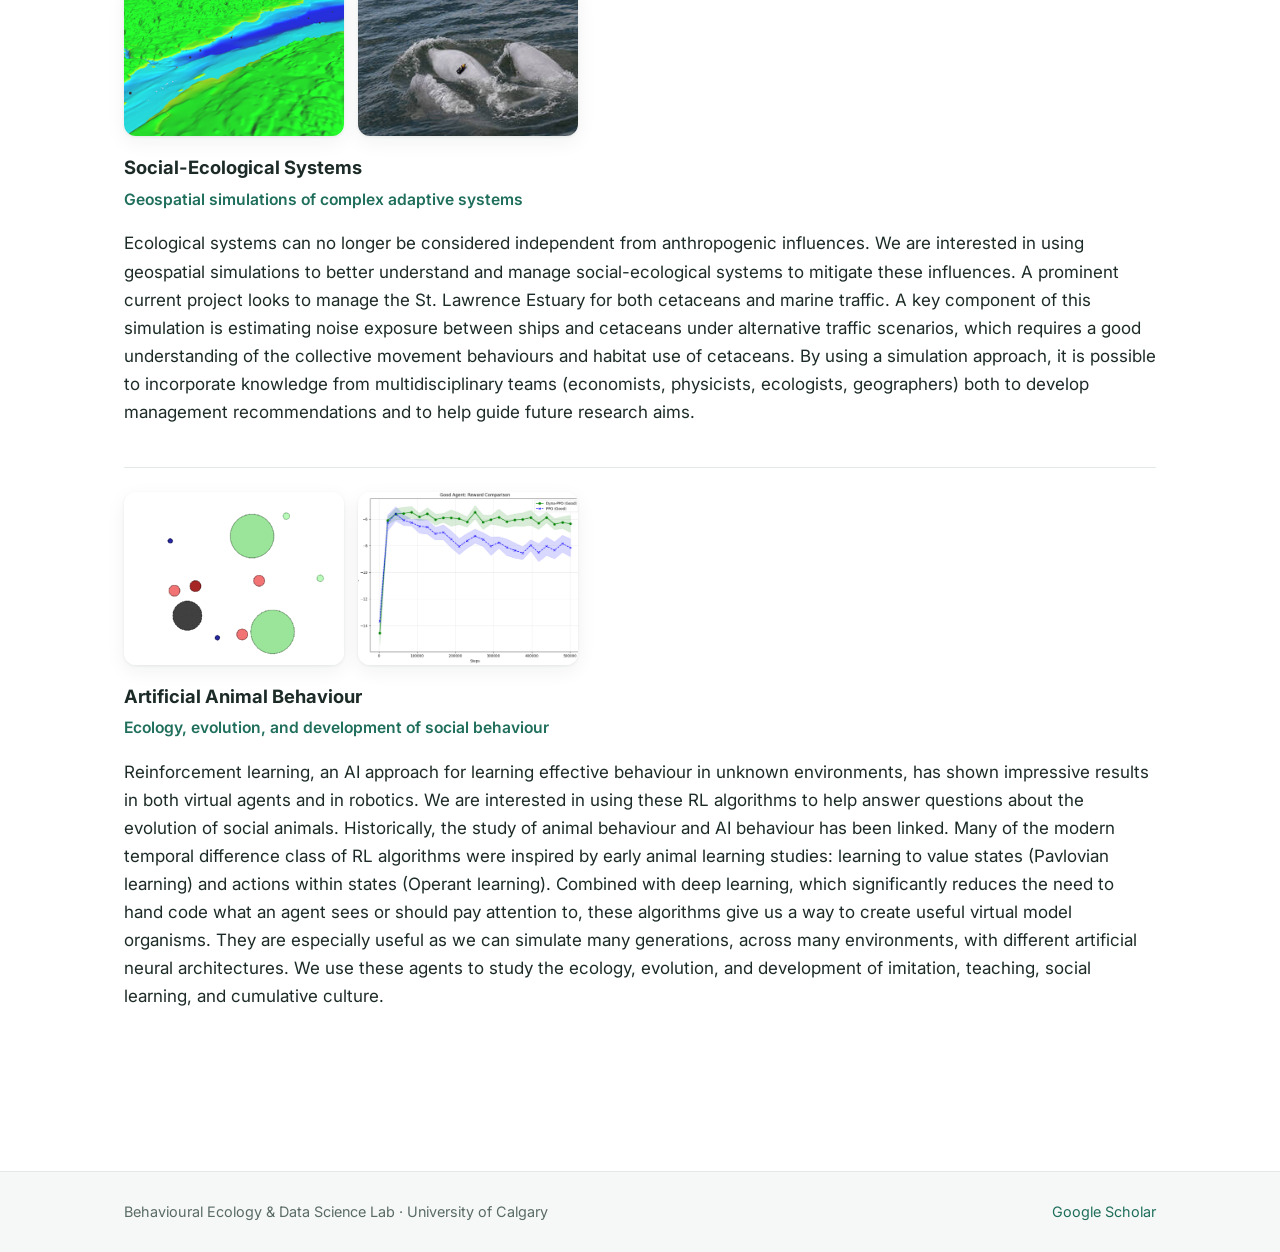
<file: research.html>
<!DOCTYPE html>
<html lang="en">
<head>
  <meta charset="UTF-8">
  <meta name="viewport" content="width=device-width, initial-scale=1.0">
  <title>Research — Behavioural Ecology and Data Science Lab</title>
  <meta name="description" content="Research projects in collective movement ecology, dynamic social networks, spatial epidemiology, and social-ecological systems.">
  <link rel="preconnect" href="https://fonts.googleapis.com">
  <link href="https://fonts.googleapis.com/css2?family=Inter:wght@400;500;600;700&display=swap" rel="stylesheet">
  <link rel="stylesheet" href="css/style.css">
</head>
<body>
  <header class="site-header">
    <div class="wrap nav">
      <a class="brand" href="index.html">Behavioural Ecology &amp;<br><span>Data Science Lab</span></a>
      <nav>
        <ul class="nav-links">
          <li><a href="index.html">Home</a></li>
          <li><a href="people.html">People</a></li>
          <li><a href="research.html" class="active">Research</a></li>
          <li><a href="teaching.html">Teaching</a></li>
          <li><a href="publications.html">Publications</a></li>
          <li><a href="https://primateresearch.co.uk/">Field Sites</a></li>
        </ul>
      </nav>
    </div>
  </header>

  <main>
    <div class="wrap">
      <section>
        <h2>Research Projects</h2>

        <div class="project">
          <div class="imgs">
            <img src="assets/img/collective-movement-1.png" alt="Collective movement ecology" onerror="this.style.display='none'">
            <img src="assets/img/collective-movement-2.png" alt="Groupmate algorithm" onerror="this.style.display='none'">
          </div>
          <div>
            <h3>Collective Movement Ecology</h3>
            <p class="subtitle">Movement and grouping patterns of social animals under changing environments</p>
            <p>The recent and rapid developments in geospatial infrastructure — e.g., remote sensing (RS), geographical information systems (GIS), and global positioning systems (GPS) — have transformed our ability to understand the drivers behind the movement and grouping patterns of wildlife. We develop and use this geospatial infrastructure to collect animal movement data, fit statistical movement models, and simulate mobile social networks, providing a means of linking collective movement behaviour to environmental conditions. We use insights from these studies to better understand the implications of landscape alterations, the evolution and development of social structures, and the spread of infectious disease.</p>
          </div>
        </div>

        <div class="project">
          <div class="imgs">
            <img src="assets/img/social-networks-1.jpg" alt="Dynamic social networks" onerror="this.style.display='none'">
            <img src="assets/img/social-networks-2.png" alt="Multilayer network" onerror="this.style.display='none'">
          </div>
          <div>
            <h3>Dynamic Social Networks</h3>
            <p class="subtitle">Evolution, development, and function of social structures</p>
            <p>Social wildlife species, such as non-human primates, are ideal study species for understanding how social systems respond to environmental changes. To study these species we develop statistical, machine learning, and simulation-based tools to study dynamic social networks and to test hypotheses about how these networks develop. Insights from developing and applying these tools to social wildlife groups have been used to better understand collective movement and the evolution and function of social structures.</p>
          </div>
        </div>

        <div class="project">
          <div class="imgs">
            <img src="assets/img/spatial-epidemiology.png" alt="Geospatial simulation of disease transmission across a landscape" style="width:100%;max-width:680px" onerror="this.style.display='none'">
          </div>
          <div>
            <h3>Spatial Epidemiology</h3>
            <p class="subtitle">Landscapes, host behaviour, and infectious disease</p>
            <p>Infectious disease propagation in wildlife is thought to be influenced by landscape structure, host behaviour, and parasite characteristics. These factors, however, are often studied in isolation. We use field data along with geospatial simulation to better understand the interactions between landscapes, hosts, and parasites. In these simulations we combine spatial and behavioural data by integrating agent-based modeling and geographical information systems. Agent-based modeling is ideal for examining complex, interconnected systems that exhibit phenomena like self-organization, emergence, or path dependency, while geographical information systems provide a structured environment for analyzing and representing complex spatial patterns. Their combination lets us examine complex systems in a spatially explicit way, aiming to develop geospatial simulation methodology to better understand landscape–host–parasite systems and to make site-specific predictions.</p>
          </div>
        </div>

        <div class="project">
          <div class="imgs">
            <img src="assets/img/social-ecological-1.png" alt="Social-ecological systems" onerror="this.style.display='none'">
            <img src="assets/img/social-ecological-2.jpeg" alt="Beluga marking, St. Lawrence Estuary" onerror="this.style.display='none'">
          </div>
          <div>
            <h3>Social-Ecological Systems</h3>
            <p class="subtitle">Geospatial simulations of complex adaptive systems</p>
            <p>Ecological systems can no longer be considered independent from anthropogenic influences. We are interested in using geospatial simulations to better understand and manage social-ecological systems to mitigate these influences. A prominent current project looks to manage the St. Lawrence Estuary for both cetaceans and marine traffic. A key component of this simulation is estimating noise exposure between ships and cetaceans under alternative traffic scenarios, which requires a good understanding of the collective movement behaviours and habitat use of cetaceans. By using a simulation approach, it is possible to incorporate knowledge from multidisciplinary teams (economists, physicists, ecologists, geographers) both to develop management recommendations and to help guide future research aims.</p>
          </div>
        </div>

        <div class="project">
          <div class="imgs">
            <img src="assets/img/worldcom.png" alt="Simulated world for artificial foraging agents" onerror="this.style.display='none'">
            <img src="assets/img/worldcom_results_dyna.png" alt="Learning dynamics of reinforcement learning agents" onerror="this.style.display='none'">
          </div>
          <div>
            <h3>Artificial Animal Behaviour</h3>
            <p class="subtitle">Ecology, evolution, and development of social behaviour</p>
            <p>Reinforcement learning, an AI approach for learning effective behaviour in unknown environments, has shown impressive results in both virtual agents and in robotics. We are interested in using these RL algorithms to help answer questions about the evolution of social animals. Historically, the study of animal behaviour and AI behaviour has been linked. Many of the modern temporal difference class of RL algorithms were inspired by early animal learning studies: learning to value states (Pavlovian learning) and actions within states (Operant learning). Combined with deep learning, which significantly reduces the need to hand code what an agent sees or should pay attention to, these algorithms give us a way to create useful virtual model organisms. They are especially useful as we can simulate many generations, across many environments, with different artificial neural architectures. We use these agents to study the ecology, evolution, and development of imitation, teaching, social learning, and cumulative culture.</p>
          </div>
        </div>

      </section>
    </div>
  </main>

  <footer class="site-footer">
    <div class="wrap">
      <div>Behavioural Ecology &amp; Data Science Lab · University of Calgary</div>
      <div><a href="https://scholar.google.com.tr/citations?user=8mWrfOEAAAAJ&hl=en">Google Scholar</a></div>
    </div>
  </footer>
</body>
</html>
</file>
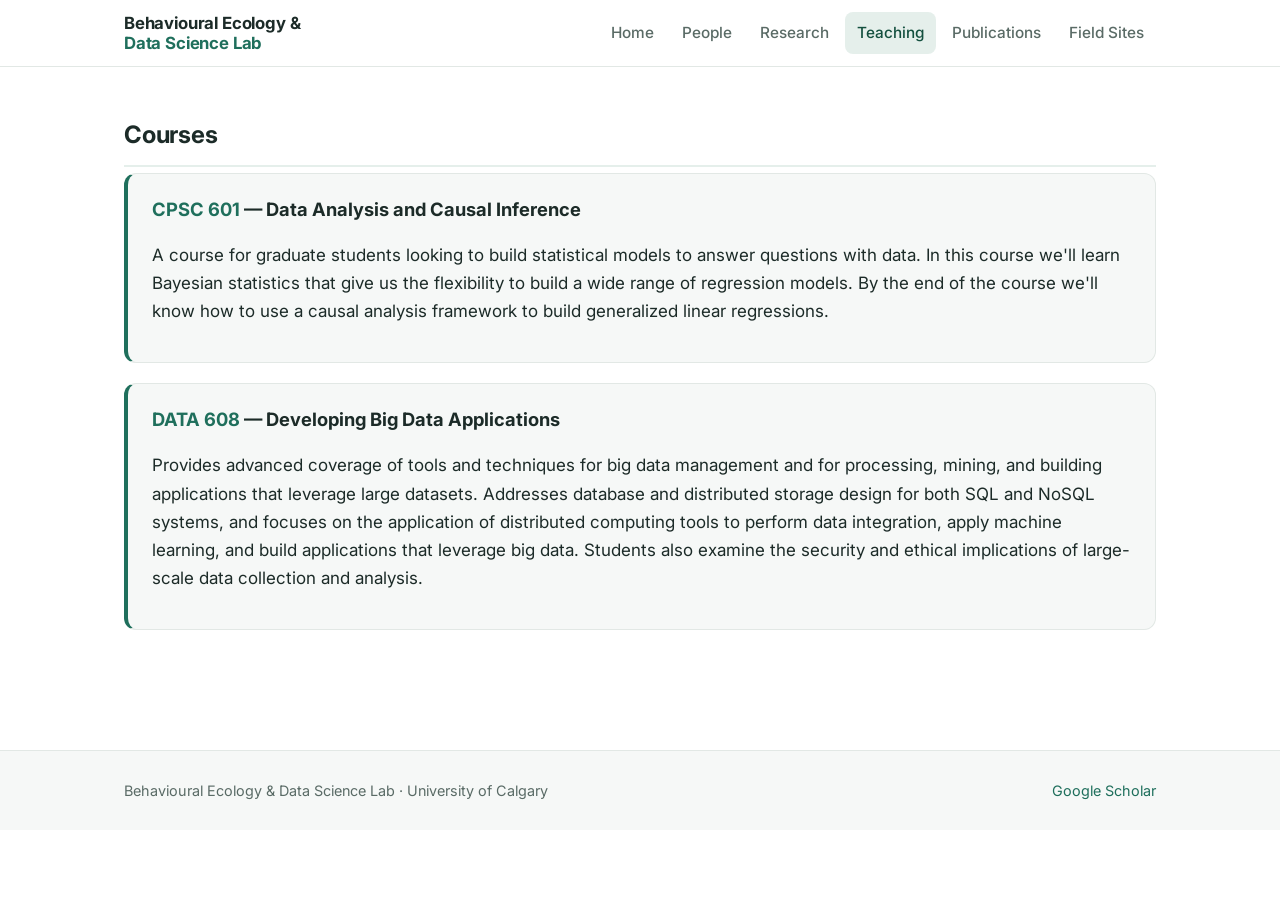
<file: teaching.html>
<!DOCTYPE html>
<html lang="en">
<head>
  <meta charset="UTF-8">
  <meta name="viewport" content="width=device-width, initial-scale=1.0">
  <title>Teaching — Behavioural Ecology and Data Science Lab</title>
  <meta name="description" content="Graduate courses on data analysis, causal inference, and big data applications.">
  <link rel="preconnect" href="https://fonts.googleapis.com">
  <link href="https://fonts.googleapis.com/css2?family=Inter:wght@400;500;600;700&display=swap" rel="stylesheet">
  <link rel="stylesheet" href="css/style.css">
</head>
<body>
  <header class="site-header">
    <div class="wrap nav">
      <a class="brand" href="index.html">Behavioural Ecology &amp;<br><span>Data Science Lab</span></a>
      <nav>
        <ul class="nav-links">
          <li><a href="index.html">Home</a></li>
          <li><a href="people.html">People</a></li>
          <li><a href="research.html">Research</a></li>
          <li><a href="teaching.html" class="active">Teaching</a></li>
          <li><a href="publications.html">Publications</a></li>
          <li><a href="https://primateresearch.co.uk/">Field Sites</a></li>
        </ul>
      </nav>
    </div>
  </header>

  <main>
    <div class="wrap">
      <section>
        <h2>Courses</h2>

        <div class="course">
          <h3><span class="code">CPSC 601</span> — Data Analysis and Causal Inference</h3>
          <p>A course for graduate students looking to build statistical models to answer questions with data. In this course we'll learn Bayesian statistics that give us the flexibility to build a wide range of regression models. By the end of the course we'll know how to use a causal analysis framework to build generalized linear regressions.</p>
        </div>

        <div class="course">
          <h3><span class="code">DATA 608</span> — Developing Big Data Applications</h3>
          <p>Provides advanced coverage of tools and techniques for big data management and for processing, mining, and building applications that leverage large datasets. Addresses database and distributed storage design for both SQL and NoSQL systems, and focuses on the application of distributed computing tools to perform data integration, apply machine learning, and build applications that leverage big data. Students also examine the security and ethical implications of large-scale data collection and analysis.</p>
        </div>

      </section>
    </div>
  </main>

  <footer class="site-footer">
    <div class="wrap">
      <div>Behavioural Ecology &amp; Data Science Lab · University of Calgary</div>
      <div><a href="https://scholar.google.com.tr/citations?user=8mWrfOEAAAAJ&hl=en">Google Scholar</a></div>
    </div>
  </footer>
</body>
</html>
</file>
<file: css/style.css>
/* Behavioural Ecology and Data Science Lab
   Shared stylesheet — clean, modern, mobile-friendly */

:root {
  --bg: #ffffff;
  --surface: #f6f8f7;
  --ink: #1c2b28;
  --muted: #5a6b66;
  --accent: #1f6f5c;      /* deep teal-green */
  --accent-dark: #14503f;
  --accent-soft: #e5efeb;
  --border: #e2e8e5;
  --max: 1080px;
  --radius: 12px;
  --shadow: 0 1px 3px rgba(20, 40, 35, .08), 0 6px 20px rgba(20, 40, 35, .06);
}

* { box-sizing: border-box; }

html { scroll-behavior: smooth; }

body {
  margin: 0;
  font-family: "Inter", -apple-system, BlinkMacSystemFont, "Segoe UI", Roboto, Helvetica, Arial, sans-serif;
  color: var(--ink);
  background: var(--bg);
  line-height: 1.65;
  font-size: 17px;
  -webkit-font-smoothing: antialiased;
}

a { color: var(--accent); text-decoration: none; }
a:hover { text-decoration: underline; }

.wrap { max-width: var(--max); margin: 0 auto; padding: 0 24px; }

/* ---------- Header / nav ---------- */
.site-header {
  border-bottom: 1px solid var(--border);
  background: rgba(255, 255, 255, .9);
  backdrop-filter: saturate(180%) blur(8px);
  position: sticky;
  top: 0;
  z-index: 50;
}
.nav {
  display: flex;
  align-items: center;
  justify-content: space-between;
  gap: 16px;
  min-height: 66px;
  flex-wrap: wrap;
}
.brand {
  font-weight: 700;
  font-size: 1.05rem;
  color: var(--ink);
  letter-spacing: -.01em;
  line-height: 1.2;
}
.brand span { color: var(--accent); }
.nav-links {
  display: flex;
  gap: 4px;
  list-style: none;
  margin: 0;
  padding: 0;
  flex-wrap: wrap;
}
.nav-links a {
  display: block;
  padding: 8px 12px;
  border-radius: 8px;
  color: var(--muted);
  font-weight: 500;
  font-size: .96rem;
}
.nav-links a:hover { background: var(--accent-soft); color: var(--accent-dark); text-decoration: none; }
.nav-links a.active { color: var(--accent-dark); background: var(--accent-soft); }

/* ---------- Hero ---------- */
.hero {
  background: linear-gradient(160deg, var(--accent-soft), #ffffff 70%);
  border-bottom: 1px solid var(--border);
  padding: 56px 0;
}
.hero h1 {
  font-size: clamp(1.8rem, 4vw, 2.6rem);
  line-height: 1.15;
  margin: 0 0 12px;
  letter-spacing: -.02em;
}
.hero p.lead { font-size: 1.15rem; color: var(--muted); margin: 0; max-width: 60ch; }

/* Full-width landscape banner image.
   Drop your photo at assets/img/hero.jpg. Until then, a soft green
   panel shows in its place (nothing breaks). */
.hero.banner {
  padding: 0;
  min-height: 380px;
  background-color: var(--accent-soft);
  background-image:
    linear-gradient(0deg, rgba(20,40,35,.18), rgba(20,40,35,0) 45%),
    url('../assets/img/hero.jpg');
  background-size: cover;
  background-position: center;
  background-repeat: no-repeat;
}
@media (max-width: 720px) { .hero.banner { min-height: 240px; } }

/* Page-level intro heading + lead (used on Home, below the banner) */
main h1 {
  font-size: clamp(1.8rem, 4vw, 2.6rem);
  line-height: 1.15;
  margin: 0 0 10px;
  letter-spacing: -.02em;
}
p.lead { font-size: 1.15rem; color: var(--muted); margin: 0; max-width: 60ch; }

/* ---------- Sections ---------- */
main { padding: 48px 0 64px; }
section { margin-bottom: 56px; }
h2 {
  font-size: 1.5rem;
  letter-spacing: -.01em;
  margin: 0 0 6px;
  padding-bottom: 10px;
  border-bottom: 2px solid var(--accent-soft);
}
h3 { font-size: 1.15rem; margin: 0 0 4px; }
.subtitle { color: var(--accent); font-weight: 600; margin: 0 0 12px; font-size: .98rem; }

/* ---------- Home intro ---------- */
.intro-grid {
  display: grid;
  grid-template-columns: 300px 1fr;
  gap: 40px;
  align-items: start;
}
.intro-grid img {
  width: 100%;
  border-radius: var(--radius);
  box-shadow: var(--shadow);
}
.contact-box {
  margin-top: 24px;
  padding: 16px 20px;
  background: var(--surface);
  border: 1px solid var(--border);
  border-radius: var(--radius);
}

/* ---------- People cards ---------- */
.people-grid {
  display: grid;
  grid-template-columns: repeat(auto-fill, minmax(210px, 1fr));
  gap: 24px;
}
.person {
  background: var(--surface);
  border: 1px solid var(--border);
  border-radius: var(--radius);
  padding: 18px;
  transition: transform .15s ease, box-shadow .15s ease;
}
.person:hover { transform: translateY(-3px); box-shadow: var(--shadow); }
.person .avatar {
  width: 88px; height: 88px;
  border-radius: 50%;
  object-fit: cover;
  background: var(--accent-soft);
  display: flex; align-items: center; justify-content: center;
  font-weight: 700; color: var(--accent-dark); font-size: 1.6rem;
  margin-bottom: 12px;
  border: 3px solid #fff;
  box-shadow: 0 0 0 1px var(--border);
}
img.avatar { padding: 0; }
.person .role {
  display: inline-block;
  font-size: .72rem;
  text-transform: uppercase;
  letter-spacing: .04em;
  font-weight: 700;
  color: var(--accent);
  background: var(--accent-soft);
  padding: 2px 8px;
  border-radius: 20px;
  margin-bottom: 8px;
}
.person .name { font-weight: 700; font-size: 1.02rem; }
.person .blurb { color: var(--muted); font-size: .9rem; margin-top: 4px; }
.person .cosup { color: var(--muted); font-size: .82rem; margin-top: 6px; }

/* ---------- Research ---------- */
.project {
  display: grid;
  grid-template-columns: 1fr;
  gap: 16px;
  padding: 24px 0;
  border-bottom: 1px solid var(--border);
}
.project:last-child { border-bottom: 0; }
.project .imgs { display: flex; gap: 14px; flex-wrap: wrap; }
.project .imgs img {
  width: 220px; max-width: 100%;
  border-radius: var(--radius);
  box-shadow: var(--shadow);
  object-fit: cover;
}

/* ---------- Courses ---------- */
.course {
  background: var(--surface);
  border: 1px solid var(--border);
  border-left: 4px solid var(--accent);
  border-radius: var(--radius);
  padding: 20px 24px;
  margin-bottom: 20px;
}
.course .code { color: var(--accent); font-weight: 700; }

/* ---------- Publications ---------- */
.pub-tools { margin-bottom: 24px; }
.btn {
  display: inline-block;
  background: var(--accent);
  color: #fff;
  padding: 8px 16px;
  border-radius: 8px;
  font-weight: 600;
  font-size: .95rem;
}
.btn:hover { background: var(--accent-dark); text-decoration: none; }
.pub-year {
  font-size: 1.15rem;
  font-weight: 700;
  color: var(--accent-dark);
  margin: 28px 0 4px;
  padding-bottom: 6px;
  border-bottom: 2px solid var(--accent-soft);
}
.pub-year:first-of-type { margin-top: 8px; }
ul.pubs { list-style: none; margin: 0 0 8px; padding: 0; }
ul.pubs li {
  position: relative;
  padding: 12px 0 12px 20px;
  border-bottom: 1px solid var(--border);
}
ul.pubs li::before {
  content: "";
  position: absolute;
  left: 2px; top: 21px;
  width: 7px; height: 7px;
  background: var(--accent);
  border-radius: 50%;
}
ul.pubs .authors { color: var(--ink); }
ul.pubs .me { font-weight: 400; }
ul.pubs .venue { color: var(--muted); font-style: italic; }
ul.pubs a.dl { font-size: .88rem; font-weight: 600; white-space: nowrap; }

/* ---------- Callout ---------- */
.callout {
  background: var(--accent-soft);
  border-radius: var(--radius);
  padding: 22px 26px;
}
.callout h2 { border: 0; padding: 0; margin-bottom: 8px; }

/* ---------- Footer ---------- */
.site-footer {
  border-top: 1px solid var(--border);
  background: var(--surface);
  padding: 28px 0;
  color: var(--muted);
  font-size: .9rem;
}
.site-footer .wrap { display: flex; justify-content: space-between; gap: 16px; flex-wrap: wrap; }

/* ---------- Responsive ---------- */
@media (max-width: 720px) {
  body { font-size: 16px; }
  .intro-grid { grid-template-columns: 1fr; gap: 24px; }
  .intro-grid img { max-width: 280px; }
  .hero { padding: 40px 0; }
  ul.pubs a.dl { display: inline-block; margin-top: 4px; }
}
</file>
